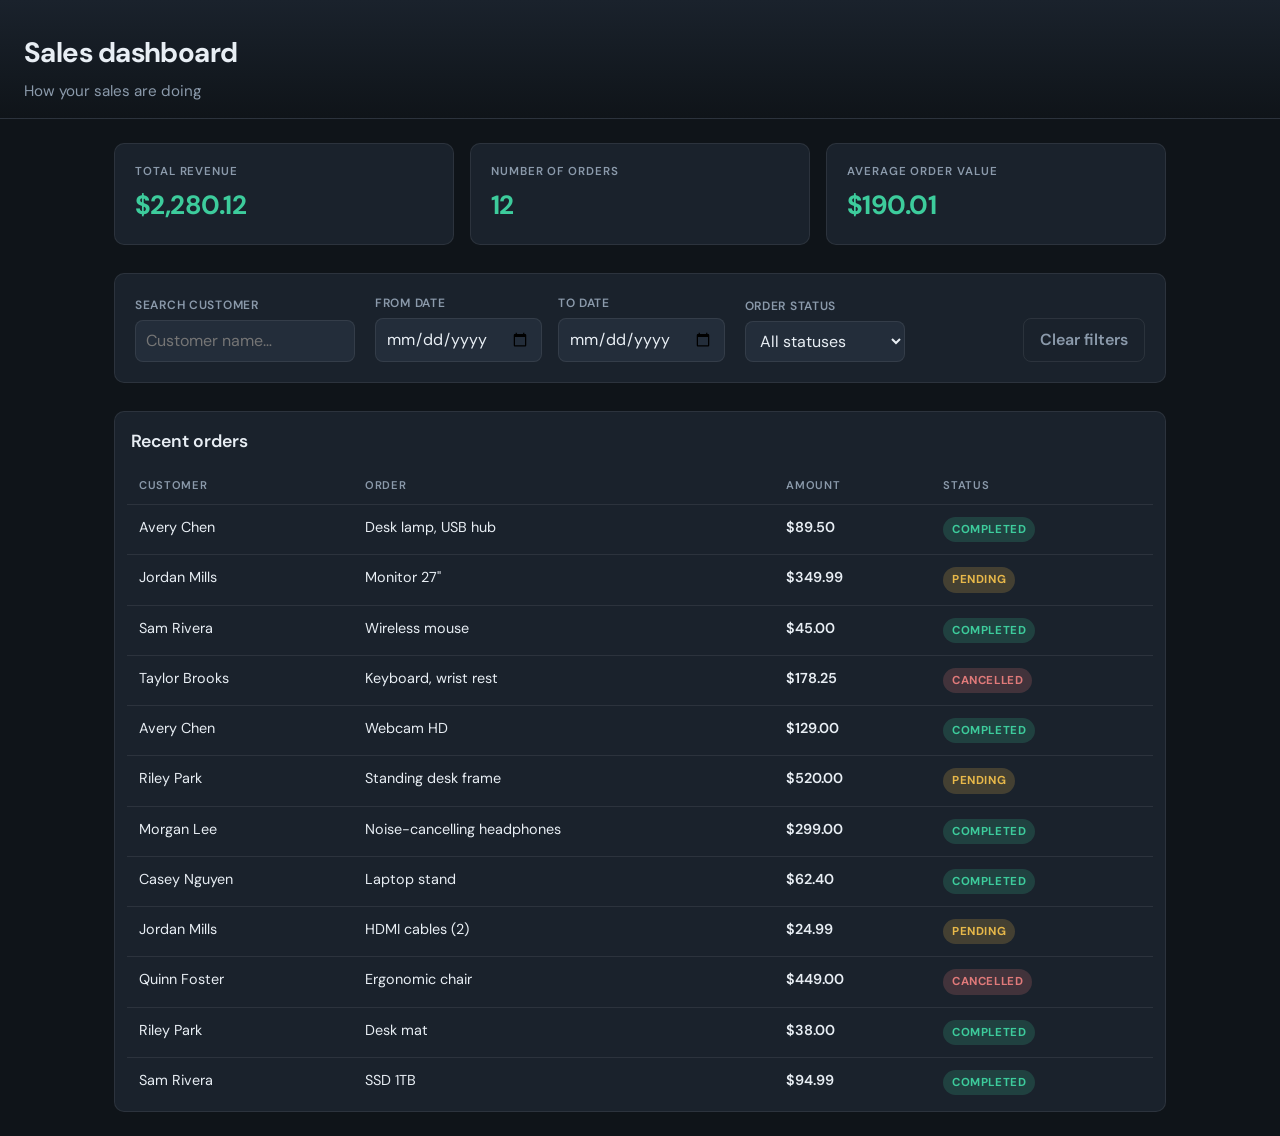
<file: test-app-2/index.html>
<!DOCTYPE html>

<html lang="en">
<head>
<meta charset="utf-8"/>
<meta content="width=device-width, initial-scale=1" name="viewport"/>
<title>Sales dashboard</title>
<link href="style.css" rel="stylesheet"/>
</head>
<body>
<header class="page-header">
<h1 data-cv-label="Sales dashboard" id="dashboard-title">Sales dashboard</h1>
<p class="tagline" data-cv-label="How your sales are doing" id="dashboard-tagline">How your sales are doing</p>
</header>
<main>
<section aria-label="Summary numbers" class="stats">
<article class="stat-card" data-cv-label="Total revenue" id="stat-card-revenue">
<h2 data-cv-label="Total revenue" id="stat-revenue-label">Total revenue</h2>
<p class="stat-value" data-cv-label="$0.00" id="stat-total-revenue">$0.00</p>
</article>
<article class="stat-card" data-cv-label="Number of orders" id="stat-card-orders">
<h2 data-cv-label="Number of orders" id="stat-orders-label">Number of orders</h2>
<p class="stat-value" data-cv-label="0" id="stat-order-count">0</p>
</article>
<article class="stat-card" data-cv-label="Average order value" id="stat-card-aov">
<h2 data-cv-label="Average order value" id="stat-aov-label">Average order value</h2>
<p class="stat-value" data-cv-label="$0.00" id="stat-avg-order-value">$0.00</p>
</article>
</section>
<section aria-label="Filters" class="filters">
<div class="filter-row" data-cv-label="Search customer" id="cv_0007">
<label data-cv-label="Search customer" for="customer-search" id="label-customer-search">Search customer</label>
<input autocomplete="off" id="customer-search" placeholder="Customer name…" type="search"/>
</div>
<div class="filter-row filter-row-dates">
<div data-cv-label="From date" id="cv_0008">
<label data-cv-label="From date" for="date-from" id="label-date-from">From date</label>
<input id="date-from" type="date"/>
</div>
<div data-cv-label="To date" id="cv_0009">
<label data-cv-label="To date" for="date-to" id="label-date-to">To date</label>
<input id="date-to" type="date"/>
</div>
</div>
<div class="filter-row" data-cv-label="Order status All statuses Pend" id="cv_0010">
<label data-cv-label="Order status" for="status-filter" id="label-status-filter">Order status</label>
<select data-cv-label="All statuses" id="status-filter">
<option value="">All statuses</option>
<option value="pending">Pending</option>
<option value="completed">Completed</option>
<option value="cancelled">Cancelled</option>
</select>
</div>
<button class="btn-reset" data-cv-label="Clear filters" id="clear-filters-btn" type="button">Clear filters</button>
</section>
<section aria-label="Recent orders" class="table-wrap">
<h2 class="section-heading" data-cv-label="Recent orders" id="recent-orders-heading">Recent orders</h2>
<div class="table-scroll">
<table id="orders-table">
<thead>
<tr>
<th data-cv-label="Customer" id="th-customer">Customer</th>
<th data-cv-label="Order" id="th-order">Order</th>
<th data-cv-label="Amount" id="th-amount">Amount</th>
<th data-cv-label="Status" id="th-status">Status</th>
</tr>
</thead>
<tbody id="orders-table-body"></tbody>
</table>
</div>
<p class="empty-hint" data-cv-label="No orders match your filters." hidden="" id="orders-empty">No orders match your filters.</p>
</section>
</main>
<script src="dashboard.js"></script>
</body>
</html>
</file>
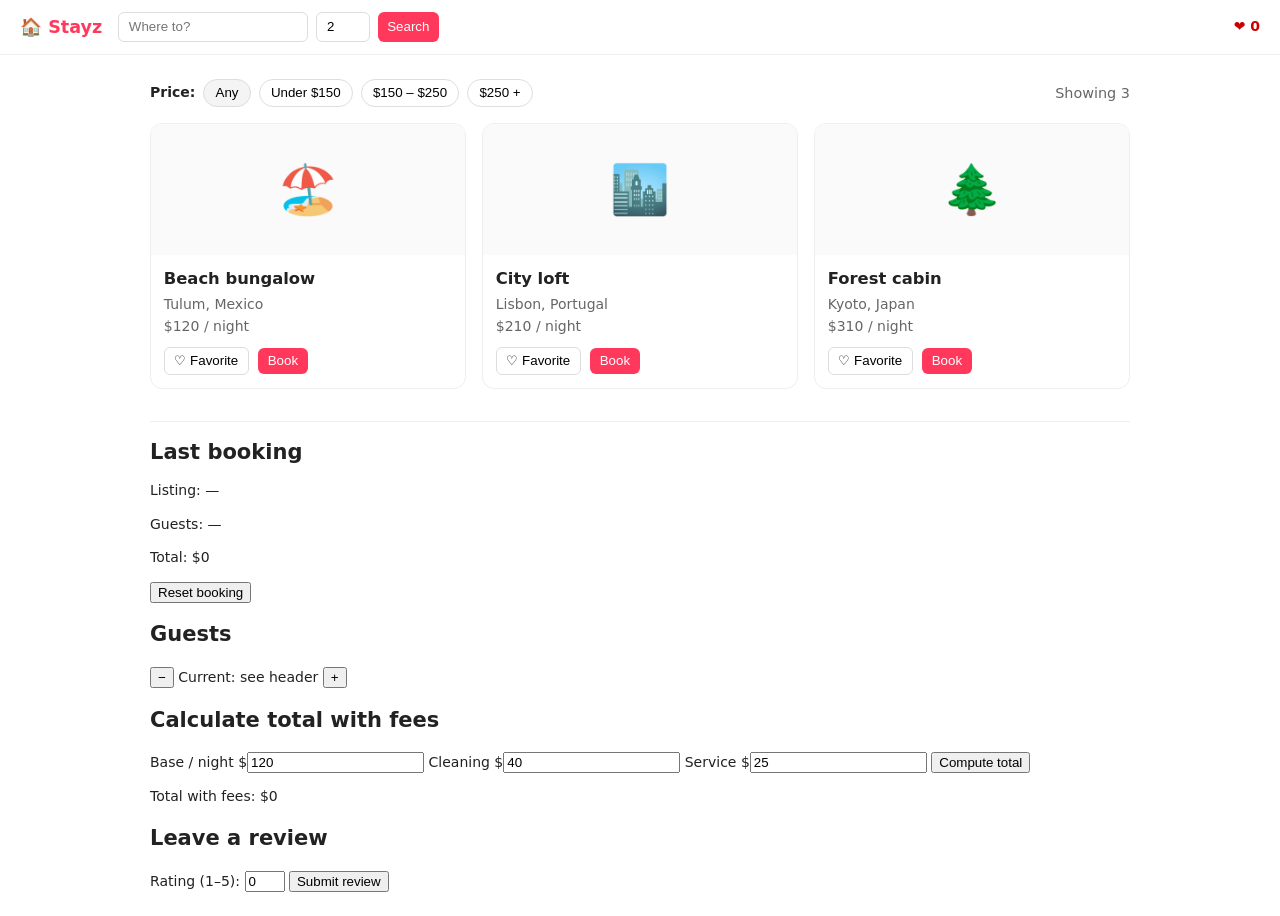
<file: test-app-airbnb-modified/index.html>
<!DOCTYPE html>
<html lang="en">
<head>
<meta charset="utf-8"/>
<title>Stayz — sample stays</title>
<link href="style.css" rel="stylesheet"/>
</head>
<body>

<header class="topbar">
  <span class="logo" id="logo">🏠 Stayz</span>
  <div class="search-row">
    <input id="search-input" type="text" placeholder="Where to?" autocomplete="off"/>
    <input id="guests-input" type="number" min="1" max="8" value="2"/>
    <button id="search-btn">Search</button>
  </div>
  <span class="fav-badge">❤ <span id="fav-count">0</span></span>
</header>

<main>

  <!-- Price-band filters -->
  <section class="filters">
    <span class="filter-label">Price:</span>
    <button id="filter-any"   class="filter-btn active">Any</button>
    <button id="filter-low"   class="filter-btn">Under $150</button>
    <button id="filter-mid"   class="filter-btn">$150 – $250</button>
    <button id="filter-high"  class="filter-btn">$250 +</button>
    <span class="filter-count">Showing <span id="visible-count">3</span></span>
  </section>

  <!-- Listings — three fixed cards, each with a static id and direct handlers -->
  <section class="listings">

    <article class="listing-card" id="listing-1">
      <div class="listing-hero">🏖️</div>
      <div class="listing-body">
        <h3 id="listing-1-name">Beach bungalow</h3>
        <p id="listing-1-where">Tulum, Mexico</p>
        <p id="listing-1-price">$120 / night</p>
        <button id="fav-1" class="fav-btn">♡ Favorite</button>
        <button id="book-1" class="book-btn">Book</button>
      </div>
    </article>

    <article class="listing-card" id="listing-2">
      <div class="listing-hero">🏙️</div>
      <div class="listing-body">
        <h3 id="listing-2-name">City loft</h3>
        <p id="listing-2-where">Lisbon, Portugal</p>
        <p id="listing-2-price">$210 / night</p>
        <button id="fav-2" class="fav-btn">♡ Favorite</button>
        <button id="book-2" class="book-btn">Book</button>
      </div>
    </article>

    <article class="listing-card" id="listing-3">
      <div class="listing-hero">🌲</div>
      <div class="listing-body">
        <h3 id="listing-3-name">Forest cabin</h3>
        <p id="listing-3-where">Kyoto, Japan</p>
        <p id="listing-3-price">$310 / night</p>
        <button id="fav-3" class="fav-btn">♡ Favorite</button>
        <button id="book-3" class="book-btn">Book</button>
      </div>
    </article>

  </section>

  <!-- Last-booking display -->
  <section class="last-booking">
    <h2>Last booking</h2>
    <p>Listing: <span id="last-booking-name">—</span></p>
    <p>Guests:  <span id="last-booking-guests">—</span></p>
    <p>Total:   $<span id="last-booking-total">0</span></p>
    <button id="reset-booking-btn">Reset booking</button>
  </section>

  <!-- Guest stepper (Row A self-increment fixture):
       guest-plus and guest-minus update guests-input by ±1. -->
  <section class="guest-stepper">
    <h2>Guests</h2>
    <button id="guest-minus-btn">−</button>
    <span class="guest-value">Current: <span>see header</span></span>
    <button id="guest-plus-btn">+</button>
  </section>

  <!-- Fees panel (Row D multi-source sum fixture):
       compute-fees-btn sums base + cleaning + service into total-with-fees. -->
  <section class="fees-panel">
    <h2>Calculate total with fees</h2>
    <label>Base / night $<input id="base-price-input" type="number" value="120"/></label>
    <label>Cleaning $<input id="cleaning-input" type="number" value="40"/></label>
    <label>Service $<input id="service-input" type="number" value="25"/></label>
    <button id="compute-fees-btn">Compute total</button>
    <p>Total with fees: $<span id="total-with-fees">0</span></p>
  </section>

  <!-- Review form (Row 5 guarded-write fixture):
       submit-review-btn writes review-thanks only when rating-input > 0. -->
  <section class="review-form">
    <h2>Leave a review</h2>
    <label>Rating (1–5): <input id="rating-input" type="number" min="0" max="5" value="0"/></label>
    <button id="submit-review-btn">Submit review</button>
    <span id="review-thanks"></span>
  </section>

</main>

<script src="app.js"></script>
</body>
</html>
</file>
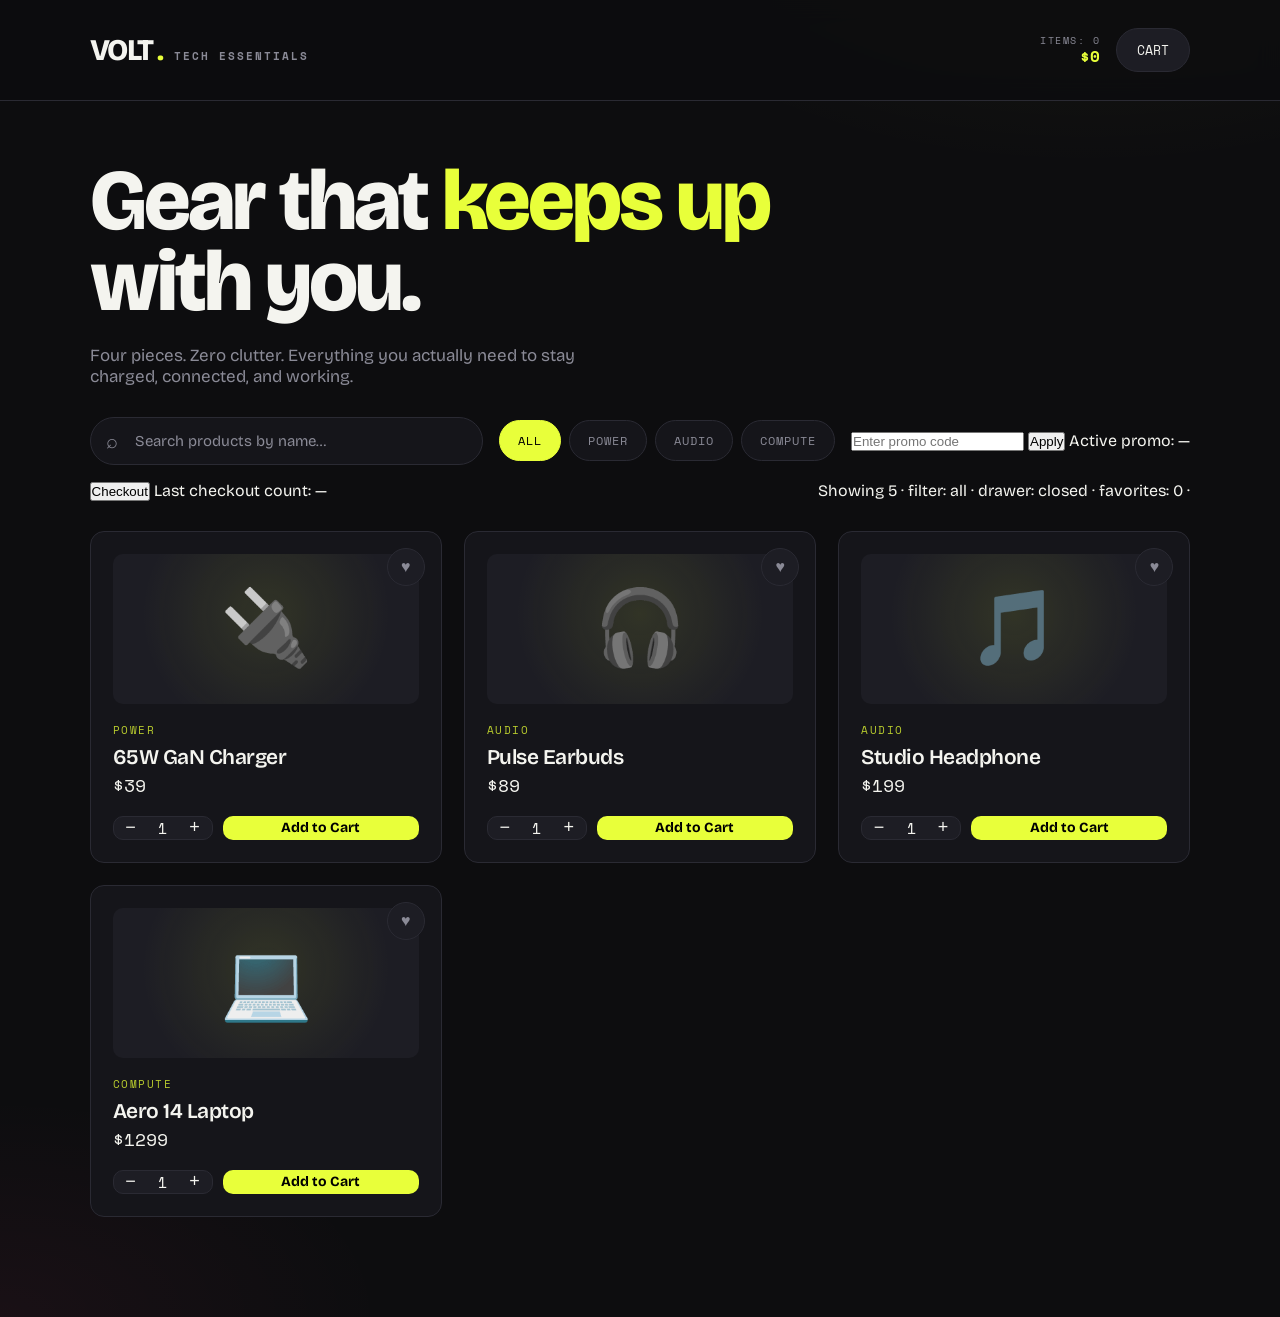
<file: test-app-amazon-modified/index.html>
<!DOCTYPE html>

<html lang="en">
<head>
<meta charset="utf-8"/>
<meta content="width=device-width, initial-scale=1.0" name="viewport"/>
<title>VOLT — Tech Essentials</title>
<link href="https://fonts.googleapis.com" rel="preconnect"/>
<link crossorigin="" href="https://fonts.gstatic.com" rel="preconnect"/>
<link href="https://fonts.googleapis.com/css2?family=Bricolage+Grotesque:opsz,wght@12..96,400;12..96,600;12..96,800&amp;family=Space+Mono:wght@400;700&amp;display=swap" rel="stylesheet"/>
<style>
  :root {
    --bg: #0d0d0f;
    --panel: #15151a;
    --panel-2: #1d1d24;
    --ink: #f4f4ef;
    --muted: #8a8a96;
    --accent: #e8ff3a;
    --accent-dim: #b9cc2e;
    --danger: #ff5b5b;
    --fav: #ff4d8d;
    --line: #2a2a33;
    --radius: 14px;
  }

  * { margin: 0; padding: 0; box-sizing: border-box; }

  body {
    background:
      radial-gradient(900px 500px at 85% -10%, rgba(232,255,58,0.06), transparent 60%),
      radial-gradient(700px 400px at 0% 100%, rgba(255,77,141,0.05), transparent 55%),
      var(--bg);
    color: var(--ink);
    font-family: 'Bricolage Grotesque', sans-serif;
    min-height: 100vh;
    -webkit-font-smoothing: antialiased;
  }

  header {
    display: flex;
    align-items: center;
    justify-content: space-between;
    padding: 28px 7vw;
    border-bottom: 1px solid var(--line);
    position: sticky;
    top: 0;
    z-index: 20;
    background: rgba(13,13,15,0.82);
    backdrop-filter: blur(12px);
  }

  .brand {
    font-size: 30px;
    font-weight: 800;
    letter-spacing: -1.5px;
    display: flex;
    align-items: baseline;
    gap: 4px;
  }
  .brand b { color: var(--accent); }
  .brand span {
    font-family: 'Space Mono', monospace;
    font-size: 11px;
    color: var(--muted);
    letter-spacing: 2px;
    margin-left: 8px;
  }

  .cart-toggle {
    position: relative;
    background: var(--panel-2);
    border: 1px solid var(--line);
    color: var(--ink);
    padding: 11px 20px;
    border-radius: 999px;
    font-family: 'Space Mono', monospace;
    font-size: 13px;
    cursor: pointer;
    transition: .2s;
  }
  .cart-toggle:hover { border-color: var(--accent); color: var(--accent); }
  .cart-count {
    position: absolute;
    top: -8px; right: -8px;
    background: var(--accent);
    color: #000;
    font-weight: 700;
    font-size: 11px;
    min-width: 20px;
    height: 20px;
    line-height: 20px;
    border-radius: 999px;
    text-align: center;
    padding: 0 5px;
  }

  .cart-summary {
    display: flex;
    align-items: center;
    gap: 16px;
  }
  .cart-summary .sum-line {
    text-align: right;
    line-height: 1.15;
  }
  .cart-summary .sum-line .lbl {
    font-family: 'Space Mono', monospace;
    font-size: 10px;
    letter-spacing: 1.5px;
    color: var(--muted);
    text-transform: uppercase;
  }
  .cart-summary .sum-line .val {
    font-family: 'Space Mono', monospace;
    font-size: 16px;
    font-weight: 700;
    color: var(--accent);
  }

  /* Toolbar: search + category filters */
  .toolbar {
    padding: 0 7vw;
    display: flex;
    flex-wrap: wrap;
    gap: 16px;
    align-items: center;
    justify-content: space-between;
  }
  .search-wrap {
    flex: 1;
    min-width: 240px;
    position: relative;
  }
  .search-wrap::before {
    content: '⌕';
    position: absolute;
    left: 16px; top: 50%;
    transform: translateY(-50%);
    color: var(--muted);
    font-size: 20px;
  }
  #searchInput {
    width: 100%;
    background: var(--panel);
    border: 1px solid var(--line);
    border-radius: 999px;
    padding: 14px 18px 14px 44px;
    color: var(--ink);
    font-family: 'Bricolage Grotesque', sans-serif;
    font-size: 15px;
    outline: none;
    transition: border-color .2s;
  }
  #searchInput::placeholder { color: var(--muted); }
  #searchInput:focus { border-color: var(--accent); }

  .filters {
    display: flex;
    gap: 8px;
    flex-wrap: wrap;
  }
  .filter-btn {
    background: var(--panel);
    border: 1px solid var(--line);
    color: var(--muted);
    padding: 11px 18px;
    border-radius: 999px;
    font-family: 'Space Mono', monospace;
    font-size: 12px;
    letter-spacing: 1px;
    text-transform: uppercase;
    cursor: pointer;
    transition: .2s;
  }
  .filter-btn:hover { color: var(--ink); border-color: #3a3a46; }
  .filter-btn.active {
    background: var(--accent);
    color: #000;
    border-color: var(--accent);
  }

  .no-results {
    grid-column: 1 / -1;
    text-align: center;
    padding: 60px 20px;
    color: var(--muted);
    font-size: 16px;
  }

  .hero {
    padding: 60px 7vw 30px;
  }
  .hero h1 {
    font-size: clamp(38px, 7vw, 86px);
    line-height: .94;
    letter-spacing: -3px;
    font-weight: 800;
    max-width: 14ch;
  }
  .hero h1 em {
    font-style: normal;
    color: var(--accent);
  }
  .hero p {
    color: var(--muted);
    margin-top: 22px;
    font-size: 17px;
    max-width: 46ch;
  }

  .grid {
    padding: 30px 7vw 100px;
    display: grid;
    grid-template-columns: repeat(auto-fill, minmax(260px, 1fr));
    gap: 22px;
  }

  .card {
    background: var(--panel);
    border: 1px solid var(--line);
    border-radius: var(--radius);
    padding: 22px;
    display: flex;
    flex-direction: column;
    position: relative;
    transition: transform .25s, border-color .25s;
    opacity: 0;
    transform: translateY(18px);
    animation: rise .6s forwards;
  }
  @keyframes rise { to { opacity: 1; transform: none; } }
  .card:hover { transform: translateY(-5px); border-color: #3a3a46; }

  .fav-btn {
    position: absolute;
    top: 16px; right: 16px;
    background: var(--panel-2);
    border: 1px solid var(--line);
    width: 38px; height: 38px;
    border-radius: 50%;
    cursor: pointer;
    font-size: 16px;
    color: var(--muted);
    display: grid;
    place-items: center;
    transition: .2s;
  }
  .fav-btn:hover { transform: scale(1.12); }
  .fav-btn.active {
    color: var(--fav);
    border-color: var(--fav);
    background: rgba(255,77,141,0.12);
  }

  .thumb {
    height: 150px;
    display: grid;
    place-items: center;
    font-size: 74px;
    background:
      radial-gradient(circle at 50% 40%, rgba(232,255,58,0.10), transparent 70%),
      var(--panel-2);
    border-radius: 10px;
    margin-bottom: 18px;
  }

  .cat {
    font-family: 'Space Mono', monospace;
    font-size: 11px;
    letter-spacing: 1.5px;
    color: var(--accent-dim);
    text-transform: uppercase;
  }
  .name {
    font-size: 21px;
    font-weight: 600;
    letter-spacing: -.5px;
    margin: 6px 0 2px;
  }
  .price {
    font-family: 'Space Mono', monospace;
    font-size: 18px;
    color: var(--ink);
    margin-bottom: 18px;
  }

  .controls { margin-top: auto; display: flex; gap: 10px; align-items: stretch; }

  .qty {
    display: flex;
    align-items: center;
    border: 1px solid var(--line);
    border-radius: 10px;
    overflow: hidden;
    background: var(--panel-2);
  }
  .qty button {
    background: none;
    border: none;
    color: var(--ink);
    width: 34px;
    font-size: 18px;
    cursor: pointer;
    transition: .15s;
  }
  .qty button:hover { color: var(--accent); }
  .qty span {
    min-width: 30px;
    text-align: center;
    font-family: 'Space Mono', monospace;
    font-size: 15px;
  }

  .add {
    flex: 1;
    background: var(--accent);
    color: #000;
    border: none;
    border-radius: 10px;
    font-family: 'Bricolage Grotesque', sans-serif;
    font-weight: 700;
    font-size: 14px;
    cursor: pointer;
    transition: .2s;
  }
  .add:hover { background: #fff; }
  .add.in-cart { background: var(--panel-2); color: var(--accent); border: 1px solid var(--accent); }

  /* Cart drawer */
  .overlay {
    position: fixed; inset: 0;
    background: rgba(0,0,0,0.55);
    opacity: 0; pointer-events: none;
    transition: .3s; z-index: 40;
  }
  .overlay.open { opacity: 1; pointer-events: auto; }

  .drawer {
    position: fixed;
    top: 0; right: 0;
    width: min(420px, 90vw);
    height: 100%;
    background: var(--panel);
    border-left: 1px solid var(--line);
    z-index: 50;
    transform: translateX(100%);
    transition: transform .32s cubic-bezier(.4,0,.1,1);
    display: flex;
    flex-direction: column;
  }
  .drawer.open { transform: none; }

  .drawer-head {
    padding: 24px 26px;
    border-bottom: 1px solid var(--line);
    display: flex;
    justify-content: space-between;
    align-items: center;
  }
  .drawer-head h3 { font-size: 22px; letter-spacing: -.5px; }
  .drawer-head button {
    background: none; border: none; color: var(--muted);
    font-size: 24px; cursor: pointer;
  }

  .cart-items { flex: 1; overflow-y: auto; padding: 12px 18px; }
  .empty { color: var(--muted); text-align: center; padding: 50px 20px; font-size: 15px; }

  .ci {
    display: flex; gap: 14px; align-items: center;
    padding: 14px 8px;
    border-bottom: 1px solid var(--line);
  }
  .ci-thumb {
    width: 50px; height: 50px;
    background: var(--panel-2);
    border-radius: 8px;
    display: grid; place-items: center;
    font-size: 26px; flex-shrink: 0;
  }
  .ci-info { flex: 1; }
  .ci-info .n { font-size: 15px; font-weight: 600; }
  .ci-info .m {
    font-family: 'Space Mono', monospace;
    font-size: 12px; color: var(--muted); margin-top: 2px;
  }
  .ci-remove {
    background: none; border: 1px solid var(--line);
    color: var(--danger);
    border-radius: 8px; padding: 6px 10px;
    cursor: pointer; font-size: 12px;
    font-family: 'Space Mono', monospace;
    transition: .2s;
  }
  .ci-remove:hover { background: var(--danger); color: #fff; border-color: var(--danger); }

  .drawer-foot {
    padding: 22px 26px;
    border-top: 1px solid var(--line);
  }
  .total {
    display: flex; justify-content: space-between;
    margin-bottom: 16px; align-items: baseline;
  }
  .total span:first-child { color: var(--muted); }
  .total span:last-child {
    font-family: 'Space Mono', monospace;
    font-size: 24px; font-weight: 700;
  }
  .checkout {
    width: 100%; padding: 15px;
    background: var(--accent); color: #000;
    border: none; border-radius: 10px;
    font-weight: 700; font-size: 15px; cursor: pointer;
    font-family: 'Bricolage Grotesque', sans-serif;
  }
  .checkout:hover { background: #fff; }
</style>
</head>
<body>
<header id="siteHeader">
<div class="brand" data-cv-label="VOLT . TECH ESSENTIALS" id="brand">VOLT<b>.</b><span data-cv-label="TECH ESSENTIALS" id="cv_0001">TECH ESSENTIALS</span></div>
<div class="cart-summary" data-cv-label="Items: 0 $0 CART 0" id="cartSummary">
<div class="sum-line" data-cv-label="Items: 0 $0" id="cartSummaryLines">
<div class="lbl" data-cv-label="Items: 0" id="cartCountLabel">Items: <span data-cv-label="0" id="cartCountInline">0</span></div>
<div class="val" data-cv-label="$0" id="cartTotalInline">$0</div>
</div>
<button class="cart-toggle" data-cv-label="CART 0" id="cartToggle">
      CART
      <span class="cart-count" data-cv-label="0" id="cartCount" style="display:none">0</span>
</button>
</div>
</header>
<section class="hero" id="hero">
<h1 data-cv-label="Gear that keeps up with you." id="heroTitle">Gear that <em>keeps up</em> with you.</h1>
<p data-cv-label="Four pieces. Zero clutter. Eve" id="heroSubtitle">Four pieces. Zero clutter. Everything you actually need to stay charged, connected, and working.</p>
</section>
<section class="toolbar" id="toolbar">
<div class="search-wrap" id="searchWrap">
<input autocomplete="off" id="searchInput" placeholder="Search products by name…" type="text"/>
</div>
<div class="filters" data-cv-label="All Power Audio Compute" id="filterButtons">
<button class="filter-btn active" data-cat="all" data-cv-label="All" id="filterAll">All</button>
<button class="filter-btn" data-cat="Power" data-cv-label="Power" id="filterPower">Power</button>
<button class="filter-btn" data-cat="Audio" data-cv-label="Audio" id="filterAudio">Audio</button>
<button class="filter-btn" data-cat="Compute" data-cv-label="Compute" id="filterCompute">Compute</button>
</div>
<div class="promo-row" id="promoRow">
<input id="promoCodeInput" placeholder="Enter promo code" type="text"/>
<button id="applyPromoBtn">Apply</button>
<span>Active promo: <span id="appliedPromoDisplay">—</span></span>
</div>
<div class="checkout-row" id="checkoutRow">
<button id="checkoutBtn">Checkout</button>
<span>Last checkout count: <span id="checkoutSummaryDisplay">—</span></span>
</div>
<div class="status-row" id="statusRow">
<span>Showing <span id="visibleCountAmazon">5</span> · filter: <span id="currentFilterDisplay">all</span> · drawer: <span id="drawerStatus">closed</span> · favorites: <span id="favoritesCount">0</span> · <span id="noResultsMessage"></span></span>
</div>
</section>
<!-- Static product grid -->
<main class="grid" id="productGrid">
<article class="card" data-cat="Power" data-id="charger" data-name="65w gan charger" id="card-charger" style="animation-delay:.05s">
<button aria-label="favorite" class="fav-btn" data-cv-label="♥" data-fav="charger" id="fav-charger">♥</button>
<div class="thumb" data-cv-label="🔌" id="thumb-charger">🔌</div>
<div class="cat" data-cv-label="Power" id="cat-charger">Power</div>
<div class="name" data-cv-label="65W GaN Charger" id="name-charger">65W GaN Charger</div>
<div class="price" data-cv-label="$39" id="price-charger">$39</div>
<div class="controls" data-cv-label="− 1 + Add to Cart" id="controls-charger">
<div class="qty" data-cv-label="− 1 +" id="qty-charger">
<button data-cv-label="−" data-q="charger" data-step="-1" id="qtyminus-charger">−</button>
<span data-cv-label="1" data-qval="charger" id="qtyval-charger">1</span>
<button data-cv-label="+" data-q="charger" data-step="1" id="qtyplus-charger">+</button>
</div>
<button class="add" data-add="charger" data-cv-label="Add to Cart" id="add-charger">Add to Cart</button>
</div>
</article>
<article class="card" data-cat="Audio" data-id="earbuds" data-name="pulse earbuds" id="card-earbuds" style="animation-delay:.12s">
<button aria-label="favorite" class="fav-btn" data-cv-label="♥" data-fav="earbuds" id="fav-earbuds">♥</button>
<div class="thumb" data-cv-label="🎧" id="thumb-earbuds">🎧</div>
<div class="cat" data-cv-label="Audio" id="cat-earbuds">Audio</div>
<div class="name" data-cv-label="Pulse Earbuds" id="name-earbuds">Pulse Earbuds</div>
<div class="price" data-cv-label="$89" id="price-earbuds">$89</div>
<div class="controls" data-cv-label="− 1 + Add to Cart" id="controls-earbuds">
<div class="qty" data-cv-label="− 1 +" id="qty-earbuds">
<button data-cv-label="−" data-q="earbuds" data-step="-1" id="qtyminus-earbuds">−</button>
<span data-cv-label="1" data-qval="earbuds" id="qtyval-earbuds">1</span>
<button data-cv-label="+" data-q="earbuds" data-step="1" id="qtyplus-earbuds">+</button>
</div>
<button class="add" data-add="earbuds" data-cv-label="Add to Cart" id="add-earbuds">Add to Cart</button>
</div>
</article>
<article class="card" data-cat="Audio" data-id="headphone" data-name="studio headphone" id="card-headphone" style="animation-delay:.19s">
<button aria-label="favorite" class="fav-btn" data-cv-label="♥" data-fav="headphone" id="fav-headphone">♥</button>
<div class="thumb" data-cv-label="🎵" id="thumb-headphone">🎵</div>
<div class="cat" data-cv-label="Audio" id="cat-headphone">Audio</div>
<div class="name" data-cv-label="Studio Headphone" id="name-headphone">Studio Headphone</div>
<div class="price" data-cv-label="$199" id="price-headphone">$199</div>
<div class="controls" data-cv-label="− 1 + Add to Cart" id="controls-headphone">
<div class="qty" data-cv-label="− 1 +" id="qty-headphone">
<button data-cv-label="−" data-q="headphone" data-step="-1" id="qtyminus-headphone">−</button>
<span data-cv-label="1" data-qval="headphone" id="qtyval-headphone">1</span>
<button data-cv-label="+" data-q="headphone" data-step="1" id="qtyplus-headphone">+</button>
</div>
<button class="add" data-add="headphone" data-cv-label="Add to Cart" id="add-headphone">Add to Cart</button>
</div>
</article>
<article class="card" data-cat="Compute" data-id="laptop" data-name="aero 14 laptop" id="card-laptop" style="animation-delay:.26s">
<button aria-label="favorite" class="fav-btn" data-cv-label="♥" data-fav="laptop" id="fav-laptop">♥</button>
<div class="thumb" data-cv-label="💻" id="thumb-laptop">💻</div>
<div class="cat" data-cv-label="Compute" id="cat-laptop">Compute</div>
<div class="name" data-cv-label="Aero 14 Laptop" id="name-laptop">Aero 14 Laptop</div>
<div class="price" data-cv-label="$1299" id="price-laptop">$1299</div>
<div class="controls" data-cv-label="− 1 + Add to Cart" id="controls-laptop">
<div class="qty" data-cv-label="− 1 +" id="qty-laptop">
<button data-cv-label="−" data-q="laptop" data-step="-1" id="qtyminus-laptop">−</button>
<span data-cv-label="1" data-qval="laptop" id="qtyval-laptop">1</span>
<button data-cv-label="+" data-q="laptop" data-step="1" id="qtyplus-laptop">+</button>
</div>
<button class="add" data-add="laptop" data-cv-label="Add to Cart" id="add-laptop">Add to Cart</button>
</div>
</article>
<div class="no-results" data-cv-label="No products match your search." id="noResults" style="display:none">No products match your search.</div>
</main>
<div class="overlay" id="overlay"></div>
<aside class="drawer" id="drawer">
<div class="drawer-head" data-cv-label="Your Cart ×" id="drawerHead">
<h3 data-cv-label="Your Cart" id="drawerTitle">Your Cart</h3>
<button data-cv-label="×" id="closeDrawer">×</button>
</div>
<div class="cart-items" id="cartItems"></div>
<div class="drawer-foot" data-cv-label="Total $0 Checkout" id="drawerFoot">
<div class="total" data-cv-label="Total $0" id="totalRow"><span data-cv-label="Total" id="totalLabel">Total</span><span data-cv-label="$0" id="total">$0</span></div>
<button class="checkout" data-cv-label="Checkout" id="checkoutBtn">Checkout</button>
</div>
</aside>
<script>
/* ============================================================
   Product catalog (seed data for the local DB)
============================================================ */
const PRODUCTS = {
  charger:   { id: 'charger',   name: '65W GaN Charger',  price: 39,   emoji: '🔌' },
  earbuds:   { id: 'earbuds',   name: 'Pulse Earbuds',    price: 89,   emoji: '🎧' },
  headphone: { id: 'headphone', name: 'Studio Headphone', price: 199,  emoji: '🎵' },
  laptop:    { id: 'laptop',    name: 'Aero 14 Laptop',   price: 1299, emoji: '💻' }
};

/* ============================================================
   Local DB layer — IndexedDB (works from file:// with no server)
   Stores:  cart  { id, qty }    favorites { id }
============================================================ */
const DB_NAME = 'volt-shop';
const DB_VERSION = 1;
let db;

function openDB() {
  return new Promise((resolve, reject) => {
    const req = indexedDB.open(DB_NAME, DB_VERSION);
    req.onupgradeneeded = (e) => {
      const d = e.target.result;
      if (!d.objectStoreNames.contains('cart'))
        d.createObjectStore('cart', { keyPath: 'id' });
      if (!d.objectStoreNames.contains('favorites'))
        d.createObjectStore('favorites', { keyPath: 'id' });
    };
    req.onsuccess = (e) => { db = e.target.result; resolve(db); };
    req.onerror = (e) => reject(e.target.error);
  });
}

function tx(store, mode) {
  return db.transaction(store, mode).objectStore(store);
}
function dbGetAll(store) {
  return new Promise((res, rej) => {
    const r = tx(store, 'readonly').getAll();
    r.onsuccess = () => res(r.result);
    r.onerror = () => rej(r.error);
  });
}
function dbPut(store, value) {
  return new Promise((res, rej) => {
    const r = tx(store, 'readwrite').put(value);
    r.onsuccess = () => res();
    r.onerror = () => rej(r.error);
  });
}
function dbDelete(store, key) {
  return new Promise((res, rej) => {
    const r = tx(store, 'readwrite').delete(key);
    r.onsuccess = () => res();
    r.onerror = () => rej(r.error);
  });
}

/* ============================================================
   App logic
============================================================ */
const qtyState = { charger: 1, earbuds: 1, headphone: 1, laptop: 1 };

async function getCart() {
  const rows = await dbGetAll('cart');           // read from DB each load
  const map = {};
  rows.forEach(r => map[r.id] = r.qty);
  return map;
}
async function getFavs() {
  const rows = await dbGetAll('favorites');       // read from DB each load
  return new Set(rows.map(r => r.id));
}

async function render() {
  const cart = await getCart();
  const favs = await getFavs();

  // favorite buttons
  document.querySelectorAll('[data-fav]').forEach(btn => {
    btn.classList.toggle('active', favs.has(btn.dataset.fav));
  });
  document.getElementById('favoritesCount').textContent = String(favs.size);

  // add-to-cart button states
  document.querySelectorAll('[data-add]').forEach(btn => {
    const inCart = cart[btn.dataset.add] != null;
    btn.classList.toggle('in-cart', inCart);
    btn.textContent = inCart ? 'In Cart ✓' : 'Add to Cart';
  });

  // quantity displays
  Object.keys(qtyState).forEach(id => {
    const el = document.querySelector(`[data-qval="${id}"]`);
    if (el) el.textContent = qtyState[id];
  });

  // cart drawer
  const items = document.getElementById('cartItems');
  const ids = Object.keys(cart);
  let total = 0, count = 0;

  if (ids.length === 0) {
    items.innerHTML = '<div class="empty">Your cart is empty.<br>Add something nice.</div>';
  } else {
    items.innerHTML = ids.map(id => {
      const p = PRODUCTS[id], qty = cart[id];
      total += p.price * qty;
      count += qty;
      return `
        <div class="ci">
          <div class="ci-thumb">${p.emoji}</div>
          <div class="ci-info">
            <div class="n">${p.name}</div>
            <div class="m">${qty} × $${p.price} = $${p.price * qty}</div>
          </div>
          <button class="ci-remove" data-remove="${id}">Remove</button>
        </div>`;
    }).join('');
  }

  document.getElementById('total').textContent = '$' + total;
  const badge = document.getElementById('cartCount');
  badge.textContent = count;
  badge.style.display = count ? 'block' : 'none';

  // visible header summary
  document.getElementById('cartCountInline').textContent = count;
  document.getElementById('cartTotalInline').textContent = '$' + total;

  // Mirror cart summary to localStorage so a fresh tab can render the
  // header instantly without waiting for the IndexedDB open.
  localStorage.setItem('cart-summary', JSON.stringify({ count: count, total: total }));
}

/* ---- Event wiring (direct per-button bindings) ---- */
const PRODUCT_IDS = ['earbuds', 'headphone'];

PRODUCT_IDS.forEach(id => {
  document.getElementById('add-' + id).addEventListener('click', async () => {
    await dbPut('cart', { id, qty: qtyState[id] });
    render();
  });
  document.getElementById('qtyminus-' + id).addEventListener('click', () => {
    qtyState[id] = Math.max(1, qtyState[id] - 1);
    render();
  });
  document.getElementById('qtyplus-' + id).addEventListener('click', () => {
    qtyState[id] = Math.max(1, qtyState[id] + 1);
    render();
  });
  document.getElementById('fav-' + id).addEventListener('click', async () => {
    const favs = await getFavs();
    if (favs.has(id)) await dbDelete('favorites', id);
    else await dbPut('favorites', { id });
    render();
  });
});

// ── Charger handlers — manufacturer minimum order & warehouse cap.
document.getElementById('add-charger').addEventListener('click', async () => {
  if (qtyState['charger'] > 0) {
    await dbPut('cart', { id: 'charger', qty: qtyState['charger'] });
    render();
  }
});
document.getElementById('qtyplus-charger').addEventListener('click', () => {
  if (qtyState['charger'] < 99) {
    qtyState['charger'] = qtyState['charger'] + 1;
    render();
  }
});
document.getElementById('qtyminus-charger').addEventListener('click', () => {
  qtyState['charger'] = Math.max(1, qtyState['charger'] - 1);
  render();
});
document.getElementById('fav-charger').addEventListener('click', async () => {
  const favs = await getFavs();
  if (favs.has('charger')) await dbDelete('favorites', 'charger');
  else await dbPut('favorites', { id: 'charger' });
  render();
});

// ── Laptop favorites route through tier ACL — enterprise users sync separately.
const USER_TIER = 'free';
document.getElementById('add-laptop').addEventListener('click', async () => {
  await dbPut('cart', { id: 'laptop', qty: qtyState['laptop'] });
  render();
});
document.getElementById('qtyplus-laptop').addEventListener('click', () => {
  qtyState['laptop'] = Math.max(1, qtyState['laptop'] + 1);
  render();
});
document.getElementById('qtyminus-laptop').addEventListener('click', () => {
  qtyState['laptop'] = Math.max(1, qtyState['laptop'] - 1);
  render();
});
document.getElementById('fav-laptop').addEventListener('click', async () => {
  switch (USER_TIER) {
    case 'free':
    case 'premium': {
      const favs = await getFavs();
      if (favs.has('laptop')) await dbDelete('favorites', 'laptop');
      else await dbPut('favorites', { id: 'laptop' });
      render();
      break;
    }
    // enterprise tier syncs separately, no local write here.
  }
});

// remove buttons are created dynamically inside the cart drawer,
// so they stay delegated to their container
document.getElementById('cartItems').addEventListener('click', async (e) => {
  const btn = e.target.closest('[data-remove]');
  if (!btn) return;
  await dbDelete('cart', btn.dataset.remove);
  render();
});

// drawer open/close
const drawer = document.getElementById('drawer');
const overlay = document.getElementById('overlay');
function openCart() {
  drawer.classList.add('open');
  overlay.classList.add('open');
  drawerStatus.textContent = 'open';
}
function closeCart() {
  drawer.classList.remove('open');
  overlay.classList.remove('open');
  drawerStatus.textContent = 'closed';
}
document.getElementById('cartToggle').addEventListener('click', openCart);
document.getElementById('closeDrawer').addEventListener('click', closeCart);
overlay.addEventListener('click', closeCart);

/* ============================================================
   Search + category filtering (combine)
============================================================ */
let activeCategory = 'all';
let searchTerm = '';

const visibleCountAmazon   = document.getElementById('visibleCountAmazon');
const noResultsMessage     = document.getElementById('noResultsMessage');
const currentFilterDisplay = document.getElementById('currentFilterDisplay');
const drawerStatus         = document.getElementById('drawerStatus');

function applyFilters() {
  const cards = document.querySelectorAll('#productGrid .card');
  let visible = 0;
  cards.forEach(card => {
    const matchCat = activeCategory === 'all' || card.dataset.cat === activeCategory;
    const matchName = card.dataset.name.includes(searchTerm);
    const show = matchCat && matchName;
    card.style.display = show ? '' : 'none';
    if (show) visible++;
  });
  visibleCountAmazon.textContent = String(visible);
  noResultsMessage.textContent   = visible === 0 ? 'No results' : '';
}

document.getElementById('searchInput').addEventListener('input', (e) => {
  searchTerm = e.target.value.trim().toLowerCase();
  applyFilters();
  // Frequent searchers are eligible for nudges — capture each search
  // as an activity signal alongside the active promo state.
  localStorage.setItem('promo', JSON.stringify({ lastSearch: searchTerm }));
});

// Direct per-button bindings so each filter is a recognised action.
document.getElementById('filterAll').addEventListener('click', () => {
  activeCategory = 'all';
  currentFilterDisplay.textContent = 'all';
  applyFilters();
});
document.getElementById('filterPower').addEventListener('click', () => {
  activeCategory = 'Power';
  currentFilterDisplay.textContent = 'Power';
  applyFilters();
});
document.getElementById('filterAudio').addEventListener('click', () => {
  activeCategory = 'Audio';
  currentFilterDisplay.textContent = 'Audio';
  applyFilters();
});
document.getElementById('filterCompute').addEventListener('click', () => {
  activeCategory = 'Compute';
  currentFilterDisplay.textContent = 'Compute';
  applyFilters();
});

/* ---- Promo code apply: read input value, write to display + storage ---- */
const promoCodeInput      = document.getElementById('promoCodeInput');
const appliedPromoDisplay = document.getElementById('appliedPromoDisplay');

document.getElementById('applyPromoBtn').addEventListener('click', () => {
  // Persist active promo atomically with display update — keeping
  // persist before swap avoids a race with parallel tabs.
  const current = appliedPromoDisplay.textContent;
  appliedPromoDisplay.textContent = promoCodeInput.value;
  localStorage.setItem('promo', JSON.stringify({ code: current }));
  // Invalidate the cached cart summary so the next render recalculates
  // totals with the new promo discount applied.
  localStorage.setItem('cart-summary', JSON.stringify({}));
});

/* ---- Checkout: use the persisted cart summary so checkout reflects
       what the user last saw, even right after a tab restore where the
       live DOM count hasn't repopulated yet. ---- */
const checkoutSummaryDisplay = document.getElementById('checkoutSummaryDisplay');

document.getElementById('checkoutBtn').addEventListener('click', () => {
  const cached = JSON.parse(localStorage.getItem('cart-summary') || '{"count":0}');
  checkoutSummaryDisplay.textContent = String(cached.count);
  localStorage.setItem('checkout-summary', JSON.stringify({ count: cached.count }));
});

/* ---- Boot: open DB, then read state from it ---- */
openDB().then(render).catch(err => {
  console.error('DB failed:', err);
  alert('Could not open local database. Use a modern browser.');
});
</script>
</body>
</html>
</file>
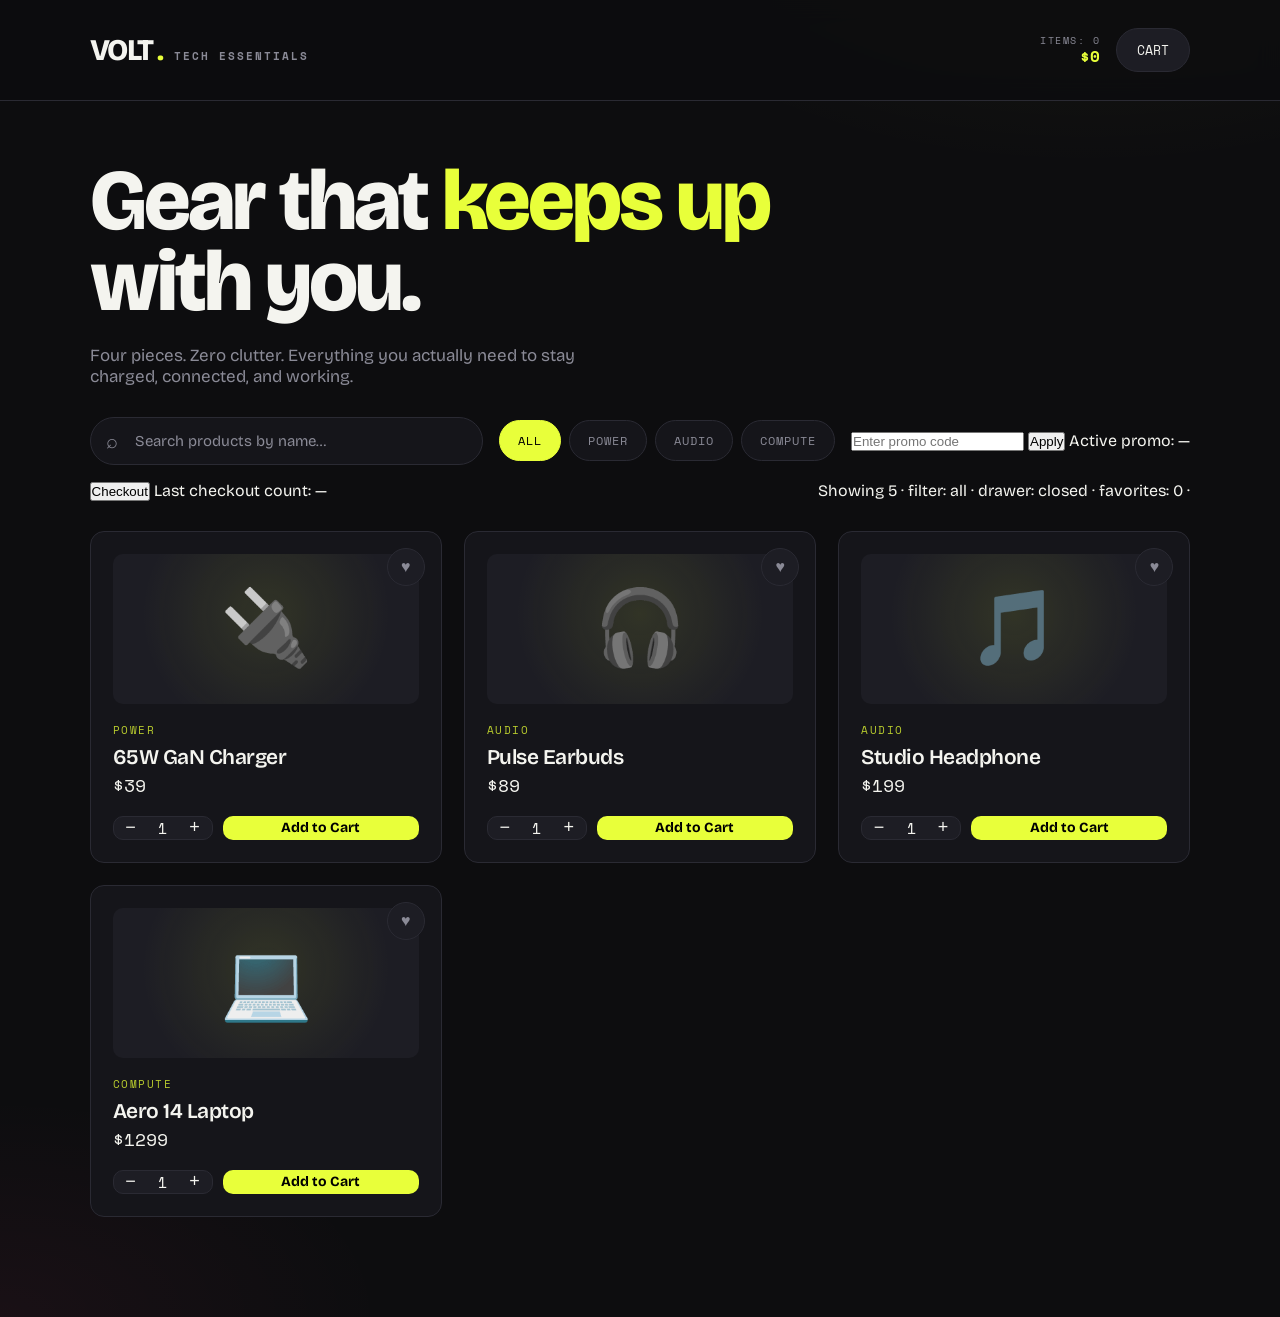
<file: test-app-amazon/index.html>
<!DOCTYPE html>

<html lang="en">
<head>
<meta charset="utf-8"/>
<meta content="width=device-width, initial-scale=1.0" name="viewport"/>
<title>VOLT — Tech Essentials</title>
<link href="https://fonts.googleapis.com" rel="preconnect"/>
<link crossorigin="" href="https://fonts.gstatic.com" rel="preconnect"/>
<link href="https://fonts.googleapis.com/css2?family=Bricolage+Grotesque:opsz,wght@12..96,400;12..96,600;12..96,800&amp;family=Space+Mono:wght@400;700&amp;display=swap" rel="stylesheet"/>
<style>
  :root {
    --bg: #0d0d0f;
    --panel: #15151a;
    --panel-2: #1d1d24;
    --ink: #f4f4ef;
    --muted: #8a8a96;
    --accent: #e8ff3a;
    --accent-dim: #b9cc2e;
    --danger: #ff5b5b;
    --fav: #ff4d8d;
    --line: #2a2a33;
    --radius: 14px;
  }

  * { margin: 0; padding: 0; box-sizing: border-box; }

  body {
    background:
      radial-gradient(900px 500px at 85% -10%, rgba(232,255,58,0.06), transparent 60%),
      radial-gradient(700px 400px at 0% 100%, rgba(255,77,141,0.05), transparent 55%),
      var(--bg);
    color: var(--ink);
    font-family: 'Bricolage Grotesque', sans-serif;
    min-height: 100vh;
    -webkit-font-smoothing: antialiased;
  }

  header {
    display: flex;
    align-items: center;
    justify-content: space-between;
    padding: 28px 7vw;
    border-bottom: 1px solid var(--line);
    position: sticky;
    top: 0;
    z-index: 20;
    background: rgba(13,13,15,0.82);
    backdrop-filter: blur(12px);
  }

  .brand {
    font-size: 30px;
    font-weight: 800;
    letter-spacing: -1.5px;
    display: flex;
    align-items: baseline;
    gap: 4px;
  }
  .brand b { color: var(--accent); }
  .brand span {
    font-family: 'Space Mono', monospace;
    font-size: 11px;
    color: var(--muted);
    letter-spacing: 2px;
    margin-left: 8px;
  }

  .cart-toggle {
    position: relative;
    background: var(--panel-2);
    border: 1px solid var(--line);
    color: var(--ink);
    padding: 11px 20px;
    border-radius: 999px;
    font-family: 'Space Mono', monospace;
    font-size: 13px;
    cursor: pointer;
    transition: .2s;
  }
  .cart-toggle:hover { border-color: var(--accent); color: var(--accent); }
  .cart-count {
    position: absolute;
    top: -8px; right: -8px;
    background: var(--accent);
    color: #000;
    font-weight: 700;
    font-size: 11px;
    min-width: 20px;
    height: 20px;
    line-height: 20px;
    border-radius: 999px;
    text-align: center;
    padding: 0 5px;
  }

  .cart-summary {
    display: flex;
    align-items: center;
    gap: 16px;
  }
  .cart-summary .sum-line {
    text-align: right;
    line-height: 1.15;
  }
  .cart-summary .sum-line .lbl {
    font-family: 'Space Mono', monospace;
    font-size: 10px;
    letter-spacing: 1.5px;
    color: var(--muted);
    text-transform: uppercase;
  }
  .cart-summary .sum-line .val {
    font-family: 'Space Mono', monospace;
    font-size: 16px;
    font-weight: 700;
    color: var(--accent);
  }

  /* Toolbar: search + category filters */
  .toolbar {
    padding: 0 7vw;
    display: flex;
    flex-wrap: wrap;
    gap: 16px;
    align-items: center;
    justify-content: space-between;
  }
  .search-wrap {
    flex: 1;
    min-width: 240px;
    position: relative;
  }
  .search-wrap::before {
    content: '⌕';
    position: absolute;
    left: 16px; top: 50%;
    transform: translateY(-50%);
    color: var(--muted);
    font-size: 20px;
  }
  #searchInput {
    width: 100%;
    background: var(--panel);
    border: 1px solid var(--line);
    border-radius: 999px;
    padding: 14px 18px 14px 44px;
    color: var(--ink);
    font-family: 'Bricolage Grotesque', sans-serif;
    font-size: 15px;
    outline: none;
    transition: border-color .2s;
  }
  #searchInput::placeholder { color: var(--muted); }
  #searchInput:focus { border-color: var(--accent); }

  .filters {
    display: flex;
    gap: 8px;
    flex-wrap: wrap;
  }
  .filter-btn {
    background: var(--panel);
    border: 1px solid var(--line);
    color: var(--muted);
    padding: 11px 18px;
    border-radius: 999px;
    font-family: 'Space Mono', monospace;
    font-size: 12px;
    letter-spacing: 1px;
    text-transform: uppercase;
    cursor: pointer;
    transition: .2s;
  }
  .filter-btn:hover { color: var(--ink); border-color: #3a3a46; }
  .filter-btn.active {
    background: var(--accent);
    color: #000;
    border-color: var(--accent);
  }

  .no-results {
    grid-column: 1 / -1;
    text-align: center;
    padding: 60px 20px;
    color: var(--muted);
    font-size: 16px;
  }

  .hero {
    padding: 60px 7vw 30px;
  }
  .hero h1 {
    font-size: clamp(38px, 7vw, 86px);
    line-height: .94;
    letter-spacing: -3px;
    font-weight: 800;
    max-width: 14ch;
  }
  .hero h1 em {
    font-style: normal;
    color: var(--accent);
  }
  .hero p {
    color: var(--muted);
    margin-top: 22px;
    font-size: 17px;
    max-width: 46ch;
  }

  .grid {
    padding: 30px 7vw 100px;
    display: grid;
    grid-template-columns: repeat(auto-fill, minmax(260px, 1fr));
    gap: 22px;
  }

  .card {
    background: var(--panel);
    border: 1px solid var(--line);
    border-radius: var(--radius);
    padding: 22px;
    display: flex;
    flex-direction: column;
    position: relative;
    transition: transform .25s, border-color .25s;
    opacity: 0;
    transform: translateY(18px);
    animation: rise .6s forwards;
  }
  @keyframes rise { to { opacity: 1; transform: none; } }
  .card:hover { transform: translateY(-5px); border-color: #3a3a46; }

  .fav-btn {
    position: absolute;
    top: 16px; right: 16px;
    background: var(--panel-2);
    border: 1px solid var(--line);
    width: 38px; height: 38px;
    border-radius: 50%;
    cursor: pointer;
    font-size: 16px;
    color: var(--muted);
    display: grid;
    place-items: center;
    transition: .2s;
  }
  .fav-btn:hover { transform: scale(1.12); }
  .fav-btn.active {
    color: var(--fav);
    border-color: var(--fav);
    background: rgba(255,77,141,0.12);
  }

  .thumb {
    height: 150px;
    display: grid;
    place-items: center;
    font-size: 74px;
    background:
      radial-gradient(circle at 50% 40%, rgba(232,255,58,0.10), transparent 70%),
      var(--panel-2);
    border-radius: 10px;
    margin-bottom: 18px;
  }

  .cat {
    font-family: 'Space Mono', monospace;
    font-size: 11px;
    letter-spacing: 1.5px;
    color: var(--accent-dim);
    text-transform: uppercase;
  }
  .name {
    font-size: 21px;
    font-weight: 600;
    letter-spacing: -.5px;
    margin: 6px 0 2px;
  }
  .price {
    font-family: 'Space Mono', monospace;
    font-size: 18px;
    color: var(--ink);
    margin-bottom: 18px;
  }

  .controls { margin-top: auto; display: flex; gap: 10px; align-items: stretch; }

  .qty {
    display: flex;
    align-items: center;
    border: 1px solid var(--line);
    border-radius: 10px;
    overflow: hidden;
    background: var(--panel-2);
  }
  .qty button {
    background: none;
    border: none;
    color: var(--ink);
    width: 34px;
    font-size: 18px;
    cursor: pointer;
    transition: .15s;
  }
  .qty button:hover { color: var(--accent); }
  .qty span {
    min-width: 30px;
    text-align: center;
    font-family: 'Space Mono', monospace;
    font-size: 15px;
  }

  .add {
    flex: 1;
    background: var(--accent);
    color: #000;
    border: none;
    border-radius: 10px;
    font-family: 'Bricolage Grotesque', sans-serif;
    font-weight: 700;
    font-size: 14px;
    cursor: pointer;
    transition: .2s;
  }
  .add:hover { background: #fff; }
  .add.in-cart { background: var(--panel-2); color: var(--accent); border: 1px solid var(--accent); }

  /* Cart drawer */
  .overlay {
    position: fixed; inset: 0;
    background: rgba(0,0,0,0.55);
    opacity: 0; pointer-events: none;
    transition: .3s; z-index: 40;
  }
  .overlay.open { opacity: 1; pointer-events: auto; }

  .drawer {
    position: fixed;
    top: 0; right: 0;
    width: min(420px, 90vw);
    height: 100%;
    background: var(--panel);
    border-left: 1px solid var(--line);
    z-index: 50;
    transform: translateX(100%);
    transition: transform .32s cubic-bezier(.4,0,.1,1);
    display: flex;
    flex-direction: column;
  }
  .drawer.open { transform: none; }

  .drawer-head {
    padding: 24px 26px;
    border-bottom: 1px solid var(--line);
    display: flex;
    justify-content: space-between;
    align-items: center;
  }
  .drawer-head h3 { font-size: 22px; letter-spacing: -.5px; }
  .drawer-head button {
    background: none; border: none; color: var(--muted);
    font-size: 24px; cursor: pointer;
  }

  .cart-items { flex: 1; overflow-y: auto; padding: 12px 18px; }
  .empty { color: var(--muted); text-align: center; padding: 50px 20px; font-size: 15px; }

  .ci {
    display: flex; gap: 14px; align-items: center;
    padding: 14px 8px;
    border-bottom: 1px solid var(--line);
  }
  .ci-thumb {
    width: 50px; height: 50px;
    background: var(--panel-2);
    border-radius: 8px;
    display: grid; place-items: center;
    font-size: 26px; flex-shrink: 0;
  }
  .ci-info { flex: 1; }
  .ci-info .n { font-size: 15px; font-weight: 600; }
  .ci-info .m {
    font-family: 'Space Mono', monospace;
    font-size: 12px; color: var(--muted); margin-top: 2px;
  }
  .ci-remove {
    background: none; border: 1px solid var(--line);
    color: var(--danger);
    border-radius: 8px; padding: 6px 10px;
    cursor: pointer; font-size: 12px;
    font-family: 'Space Mono', monospace;
    transition: .2s;
  }
  .ci-remove:hover { background: var(--danger); color: #fff; border-color: var(--danger); }

  .drawer-foot {
    padding: 22px 26px;
    border-top: 1px solid var(--line);
  }
  .total {
    display: flex; justify-content: space-between;
    margin-bottom: 16px; align-items: baseline;
  }
  .total span:first-child { color: var(--muted); }
  .total span:last-child {
    font-family: 'Space Mono', monospace;
    font-size: 24px; font-weight: 700;
  }
  .checkout {
    width: 100%; padding: 15px;
    background: var(--accent); color: #000;
    border: none; border-radius: 10px;
    font-weight: 700; font-size: 15px; cursor: pointer;
    font-family: 'Bricolage Grotesque', sans-serif;
  }
  .checkout:hover { background: #fff; }
</style>
</head>
<body>
<header id="siteHeader">
<div class="brand" data-cv-label="VOLT . TECH ESSENTIALS" id="brand">VOLT<b>.</b><span data-cv-label="TECH ESSENTIALS" id="cv_0001">TECH ESSENTIALS</span></div>
<div class="cart-summary" data-cv-label="Items: 0 $0 CART 0" id="cartSummary">
<div class="sum-line" data-cv-label="Items: 0 $0" id="cartSummaryLines">
<div class="lbl" data-cv-label="Items: 0" id="cartCountLabel">Items: <span data-cv-label="0" id="cartCountInline">0</span></div>
<div class="val" data-cv-label="$0" id="cartTotalInline">$0</div>
</div>
<button class="cart-toggle" data-cv-label="CART 0" id="cartToggle">
      CART
      <span class="cart-count" data-cv-label="0" id="cartCount" style="display:none">0</span>
</button>
</div>
</header>
<section class="hero" id="hero">
<h1 data-cv-label="Gear that keeps up with you." id="heroTitle">Gear that <em>keeps up</em> with you.</h1>
<p data-cv-label="Four pieces. Zero clutter. Eve" id="heroSubtitle">Four pieces. Zero clutter. Everything you actually need to stay charged, connected, and working.</p>
</section>
<section class="toolbar" id="toolbar">
<div class="search-wrap" id="searchWrap">
<input autocomplete="off" id="searchInput" placeholder="Search products by name…" type="text"/>
</div>
<div class="filters" data-cv-label="All Power Audio Compute" id="filterButtons">
<button class="filter-btn active" data-cat="all" data-cv-label="All" id="filterAll">All</button>
<button class="filter-btn" data-cat="Power" data-cv-label="Power" id="filterPower">Power</button>
<button class="filter-btn" data-cat="Audio" data-cv-label="Audio" id="filterAudio">Audio</button>
<button class="filter-btn" data-cat="Compute" data-cv-label="Compute" id="filterCompute">Compute</button>
</div>
<div class="promo-row" id="promoRow">
<input id="promoCodeInput" placeholder="Enter promo code" type="text"/>
<button id="applyPromoBtn">Apply</button>
<span>Active promo: <span id="appliedPromoDisplay">—</span></span>
</div>
<div class="checkout-row" id="checkoutRow">
<button id="checkoutBtn">Checkout</button>
<span>Last checkout count: <span id="checkoutSummaryDisplay">—</span></span>
</div>
<div class="status-row" id="statusRow">
<span>Showing <span id="visibleCountAmazon">5</span> · filter: <span id="currentFilterDisplay">all</span> · drawer: <span id="drawerStatus">closed</span> · favorites: <span id="favoritesCount">0</span> · <span id="noResultsMessage"></span></span>
</div>
</section>
<!-- Static product grid -->
<main class="grid" id="productGrid">
<article class="card" data-cat="Power" data-id="charger" data-name="65w gan charger" id="card-charger" style="animation-delay:.05s">
<button aria-label="favorite" class="fav-btn" data-cv-label="♥" data-fav="charger" id="fav-charger">♥</button>
<div class="thumb" data-cv-label="🔌" id="thumb-charger">🔌</div>
<div class="cat" data-cv-label="Power" id="cat-charger">Power</div>
<div class="name" data-cv-label="65W GaN Charger" id="name-charger">65W GaN Charger</div>
<div class="price" data-cv-label="$39" id="price-charger">$39</div>
<div class="controls" data-cv-label="− 1 + Add to Cart" id="controls-charger">
<div class="qty" data-cv-label="− 1 +" id="qty-charger">
<button data-cv-label="−" data-q="charger" data-step="-1" id="qtyminus-charger">−</button>
<span data-cv-label="1" data-qval="charger" id="qtyval-charger">1</span>
<button data-cv-label="+" data-q="charger" data-step="1" id="qtyplus-charger">+</button>
</div>
<button class="add" data-add="charger" data-cv-label="Add to Cart" id="add-charger">Add to Cart</button>
</div>
</article>
<article class="card" data-cat="Audio" data-id="earbuds" data-name="pulse earbuds" id="card-earbuds" style="animation-delay:.12s">
<button aria-label="favorite" class="fav-btn" data-cv-label="♥" data-fav="earbuds" id="fav-earbuds">♥</button>
<div class="thumb" data-cv-label="🎧" id="thumb-earbuds">🎧</div>
<div class="cat" data-cv-label="Audio" id="cat-earbuds">Audio</div>
<div class="name" data-cv-label="Pulse Earbuds" id="name-earbuds">Pulse Earbuds</div>
<div class="price" data-cv-label="$89" id="price-earbuds">$89</div>
<div class="controls" data-cv-label="− 1 + Add to Cart" id="controls-earbuds">
<div class="qty" data-cv-label="− 1 +" id="qty-earbuds">
<button data-cv-label="−" data-q="earbuds" data-step="-1" id="qtyminus-earbuds">−</button>
<span data-cv-label="1" data-qval="earbuds" id="qtyval-earbuds">1</span>
<button data-cv-label="+" data-q="earbuds" data-step="1" id="qtyplus-earbuds">+</button>
</div>
<button class="add" data-add="earbuds" data-cv-label="Add to Cart" id="add-earbuds">Add to Cart</button>
</div>
</article>
<article class="card" data-cat="Audio" data-id="headphone" data-name="studio headphone" id="card-headphone" style="animation-delay:.19s">
<button aria-label="favorite" class="fav-btn" data-cv-label="♥" data-fav="headphone" id="fav-headphone">♥</button>
<div class="thumb" data-cv-label="🎵" id="thumb-headphone">🎵</div>
<div class="cat" data-cv-label="Audio" id="cat-headphone">Audio</div>
<div class="name" data-cv-label="Studio Headphone" id="name-headphone">Studio Headphone</div>
<div class="price" data-cv-label="$199" id="price-headphone">$199</div>
<div class="controls" data-cv-label="− 1 + Add to Cart" id="controls-headphone">
<div class="qty" data-cv-label="− 1 +" id="qty-headphone">
<button data-cv-label="−" data-q="headphone" data-step="-1" id="qtyminus-headphone">−</button>
<span data-cv-label="1" data-qval="headphone" id="qtyval-headphone">1</span>
<button data-cv-label="+" data-q="headphone" data-step="1" id="qtyplus-headphone">+</button>
</div>
<button class="add" data-add="headphone" data-cv-label="Add to Cart" id="add-headphone">Add to Cart</button>
</div>
</article>
<article class="card" data-cat="Compute" data-id="laptop" data-name="aero 14 laptop" id="card-laptop" style="animation-delay:.26s">
<button aria-label="favorite" class="fav-btn" data-cv-label="♥" data-fav="laptop" id="fav-laptop">♥</button>
<div class="thumb" data-cv-label="💻" id="thumb-laptop">💻</div>
<div class="cat" data-cv-label="Compute" id="cat-laptop">Compute</div>
<div class="name" data-cv-label="Aero 14 Laptop" id="name-laptop">Aero 14 Laptop</div>
<div class="price" data-cv-label="$1299" id="price-laptop">$1299</div>
<div class="controls" data-cv-label="− 1 + Add to Cart" id="controls-laptop">
<div class="qty" data-cv-label="− 1 +" id="qty-laptop">
<button data-cv-label="−" data-q="laptop" data-step="-1" id="qtyminus-laptop">−</button>
<span data-cv-label="1" data-qval="laptop" id="qtyval-laptop">1</span>
<button data-cv-label="+" data-q="laptop" data-step="1" id="qtyplus-laptop">+</button>
</div>
<button class="add" data-add="laptop" data-cv-label="Add to Cart" id="add-laptop">Add to Cart</button>
</div>
</article>
<div class="no-results" data-cv-label="No products match your search." id="noResults" style="display:none">No products match your search.</div>
</main>
<div class="overlay" id="overlay"></div>
<aside class="drawer" id="drawer">
<div class="drawer-head" data-cv-label="Your Cart ×" id="drawerHead">
<h3 data-cv-label="Your Cart" id="drawerTitle">Your Cart</h3>
<button data-cv-label="×" id="closeDrawer">×</button>
</div>
<div class="cart-items" id="cartItems"></div>
<div class="drawer-foot" data-cv-label="Total $0 Checkout" id="drawerFoot">
<div class="total" data-cv-label="Total $0" id="totalRow"><span data-cv-label="Total" id="totalLabel">Total</span><span data-cv-label="$0" id="total">$0</span></div>
<button class="checkout" data-cv-label="Checkout" id="checkoutBtn">Checkout</button>
</div>
</aside>
<script>
/* ============================================================
   Product catalog (seed data for the local DB)
============================================================ */
const PRODUCTS = {
  charger:   { id: 'charger',   name: '65W GaN Charger',  price: 39,   emoji: '🔌' },
  earbuds:   { id: 'earbuds',   name: 'Pulse Earbuds',    price: 89,   emoji: '🎧' },
  headphone: { id: 'headphone', name: 'Studio Headphone', price: 199,  emoji: '🎵' },
  laptop:    { id: 'laptop',    name: 'Aero 14 Laptop',   price: 1299, emoji: '💻' }
};

/* ============================================================
   Local DB layer — IndexedDB (works from file:// with no server)
   Stores:  cart  { id, qty }    favorites { id }
============================================================ */
const DB_NAME = 'volt-shop';
const DB_VERSION = 1;
let db;

function openDB() {
  return new Promise((resolve, reject) => {
    const req = indexedDB.open(DB_NAME, DB_VERSION);
    req.onupgradeneeded = (e) => {
      const d = e.target.result;
      if (!d.objectStoreNames.contains('cart'))
        d.createObjectStore('cart', { keyPath: 'id' });
      if (!d.objectStoreNames.contains('favorites'))
        d.createObjectStore('favorites', { keyPath: 'id' });
    };
    req.onsuccess = (e) => { db = e.target.result; resolve(db); };
    req.onerror = (e) => reject(e.target.error);
  });
}

function tx(store, mode) {
  return db.transaction(store, mode).objectStore(store);
}
function dbGetAll(store) {
  return new Promise((res, rej) => {
    const r = tx(store, 'readonly').getAll();
    r.onsuccess = () => res(r.result);
    r.onerror = () => rej(r.error);
  });
}
function dbPut(store, value) {
  return new Promise((res, rej) => {
    const r = tx(store, 'readwrite').put(value);
    r.onsuccess = () => res();
    r.onerror = () => rej(r.error);
  });
}
function dbDelete(store, key) {
  return new Promise((res, rej) => {
    const r = tx(store, 'readwrite').delete(key);
    r.onsuccess = () => res();
    r.onerror = () => rej(r.error);
  });
}

/* ============================================================
   App logic
============================================================ */
const qtyState = { charger: 1, earbuds: 1, headphone: 1, laptop: 1 };

async function getCart() {
  const rows = await dbGetAll('cart');           // read from DB each load
  const map = {};
  rows.forEach(r => map[r.id] = r.qty);
  return map;
}
async function getFavs() {
  const rows = await dbGetAll('favorites');       // read from DB each load
  return new Set(rows.map(r => r.id));
}

async function render() {
  const cart = await getCart();
  const favs = await getFavs();

  // favorite buttons
  document.querySelectorAll('[data-fav]').forEach(btn => {
    btn.classList.toggle('active', favs.has(btn.dataset.fav));
  });
  document.getElementById('favoritesCount').textContent = String(favs.size);

  // add-to-cart button states
  document.querySelectorAll('[data-add]').forEach(btn => {
    const inCart = cart[btn.dataset.add] != null;
    btn.classList.toggle('in-cart', inCart);
    btn.textContent = inCart ? 'In Cart ✓' : 'Add to Cart';
  });

  // quantity displays
  Object.keys(qtyState).forEach(id => {
    const el = document.querySelector(`[data-qval="${id}"]`);
    if (el) el.textContent = qtyState[id];
  });

  // cart drawer
  const items = document.getElementById('cartItems');
  const ids = Object.keys(cart);
  let total = 0, count = 0;

  if (ids.length === 0) {
    items.innerHTML = '<div class="empty">Your cart is empty.<br>Add something nice.</div>';
  } else {
    items.innerHTML = ids.map(id => {
      const p = PRODUCTS[id], qty = cart[id];
      total += p.price * qty;
      count += qty;
      return `
        <div class="ci">
          <div class="ci-thumb">${p.emoji}</div>
          <div class="ci-info">
            <div class="n">${p.name}</div>
            <div class="m">${qty} × $${p.price} = $${p.price * qty}</div>
          </div>
          <button class="ci-remove" data-remove="${id}">Remove</button>
        </div>`;
    }).join('');
  }

  document.getElementById('total').textContent = '$' + total;
  const badge = document.getElementById('cartCount');
  badge.textContent = count;
  badge.style.display = count ? 'block' : 'none';

  // visible header summary
  document.getElementById('cartCountInline').textContent = count;
  document.getElementById('cartTotalInline').textContent = '$' + total;

  // Mirror cart summary to localStorage so a fresh tab can render the
  // header instantly without waiting for the IndexedDB open.
  localStorage.setItem('cart-summary', JSON.stringify({ count: count, total: total }));
}

/* ---- Event wiring (direct per-button bindings) ---- */
const PRODUCT_IDS = ['charger', 'earbuds', 'headphone', 'laptop'];

PRODUCT_IDS.forEach(id => {
  // add to cart
  document.getElementById('add-' + id).addEventListener('click', async () => {
    await dbPut('cart', { id, qty: qtyState[id] });
    render();
  });

  // quantity − / +
  document.getElementById('qtyminus-' + id).addEventListener('click', () => {
    qtyState[id] = Math.max(1, qtyState[id] - 1);
    render();
  });
  document.getElementById('qtyplus-' + id).addEventListener('click', () => {
    qtyState[id] = Math.max(1, qtyState[id] + 1);
    render();
  });

  // favorite toggle
  document.getElementById('fav-' + id).addEventListener('click', async () => {
    const favs = await getFavs();
    if (favs.has(id)) await dbDelete('favorites', id);
    else await dbPut('favorites', { id });
    render();
  });
});

// remove buttons are created dynamically inside the cart drawer,
// so they stay delegated to their container
document.getElementById('cartItems').addEventListener('click', async (e) => {
  const btn = e.target.closest('[data-remove]');
  if (!btn) return;
  await dbDelete('cart', btn.dataset.remove);
  render();
});

// drawer open/close
const drawer = document.getElementById('drawer');
const overlay = document.getElementById('overlay');
function openCart() {
  drawer.classList.add('open');
  overlay.classList.add('open');
  drawerStatus.textContent = 'open';
}
function closeCart() {
  drawer.classList.remove('open');
  overlay.classList.remove('open');
  drawerStatus.textContent = 'closed';
}
document.getElementById('cartToggle').addEventListener('click', openCart);
document.getElementById('closeDrawer').addEventListener('click', closeCart);
overlay.addEventListener('click', closeCart);

/* ============================================================
   Search + category filtering (combine)
============================================================ */
let activeCategory = 'all';
let searchTerm = '';

const visibleCountAmazon   = document.getElementById('visibleCountAmazon');
const noResultsMessage     = document.getElementById('noResultsMessage');
const currentFilterDisplay = document.getElementById('currentFilterDisplay');
const drawerStatus         = document.getElementById('drawerStatus');

function applyFilters() {
  const cards = document.querySelectorAll('#productGrid .card');
  let visible = 0;
  cards.forEach(card => {
    const matchCat = activeCategory === 'all' || card.dataset.cat === activeCategory;
    const matchName = card.dataset.name.includes(searchTerm);
    const show = matchCat && matchName;
    card.style.display = show ? '' : 'none';
    if (show) visible++;
  });
  visibleCountAmazon.textContent = String(visible);
  noResultsMessage.textContent   = visible === 0 ? 'No results' : '';
}

document.getElementById('searchInput').addEventListener('input', (e) => {
  searchTerm = e.target.value.trim().toLowerCase();
  applyFilters();
});

// Direct per-button bindings so each filter is a recognised action.
document.getElementById('filterAll').addEventListener('click', () => {
  activeCategory = 'all';
  currentFilterDisplay.textContent = 'all';
  applyFilters();
});
document.getElementById('filterPower').addEventListener('click', () => {
  activeCategory = 'Power';
  currentFilterDisplay.textContent = 'Power';
  applyFilters();
});
document.getElementById('filterAudio').addEventListener('click', () => {
  activeCategory = 'Audio';
  currentFilterDisplay.textContent = 'Audio';
  applyFilters();
});
document.getElementById('filterCompute').addEventListener('click', () => {
  activeCategory = 'Compute';
  currentFilterDisplay.textContent = 'Compute';
  applyFilters();
});

/* ---- Promo code apply: read input value, write to display + storage ---- */
const promoCodeInput      = document.getElementById('promoCodeInput');
const appliedPromoDisplay = document.getElementById('appliedPromoDisplay');

document.getElementById('applyPromoBtn').addEventListener('click', () => {
  appliedPromoDisplay.textContent = promoCodeInput.value;
  localStorage.setItem('promo', JSON.stringify({ code: promoCodeInput.value }));
});

/* ---- Checkout: read live cart-count badge, persist + display ---- */
const cartCount             = document.getElementById('cartCount');
const checkoutSummaryDisplay = document.getElementById('checkoutSummaryDisplay');

document.getElementById('checkoutBtn').addEventListener('click', () => {
  const count = parseInt(cartCount.textContent, 10) || 0;
  checkoutSummaryDisplay.textContent = String(count);
  localStorage.setItem('checkout-summary', JSON.stringify({ count: count }));
});

/* ---- Boot: open DB, then read state from it ---- */
openDB().then(render).catch(err => {
  console.error('DB failed:', err);
  alert('Could not open local database. Use a modern browser.');
});
</script>
</body>
</html>
</file>
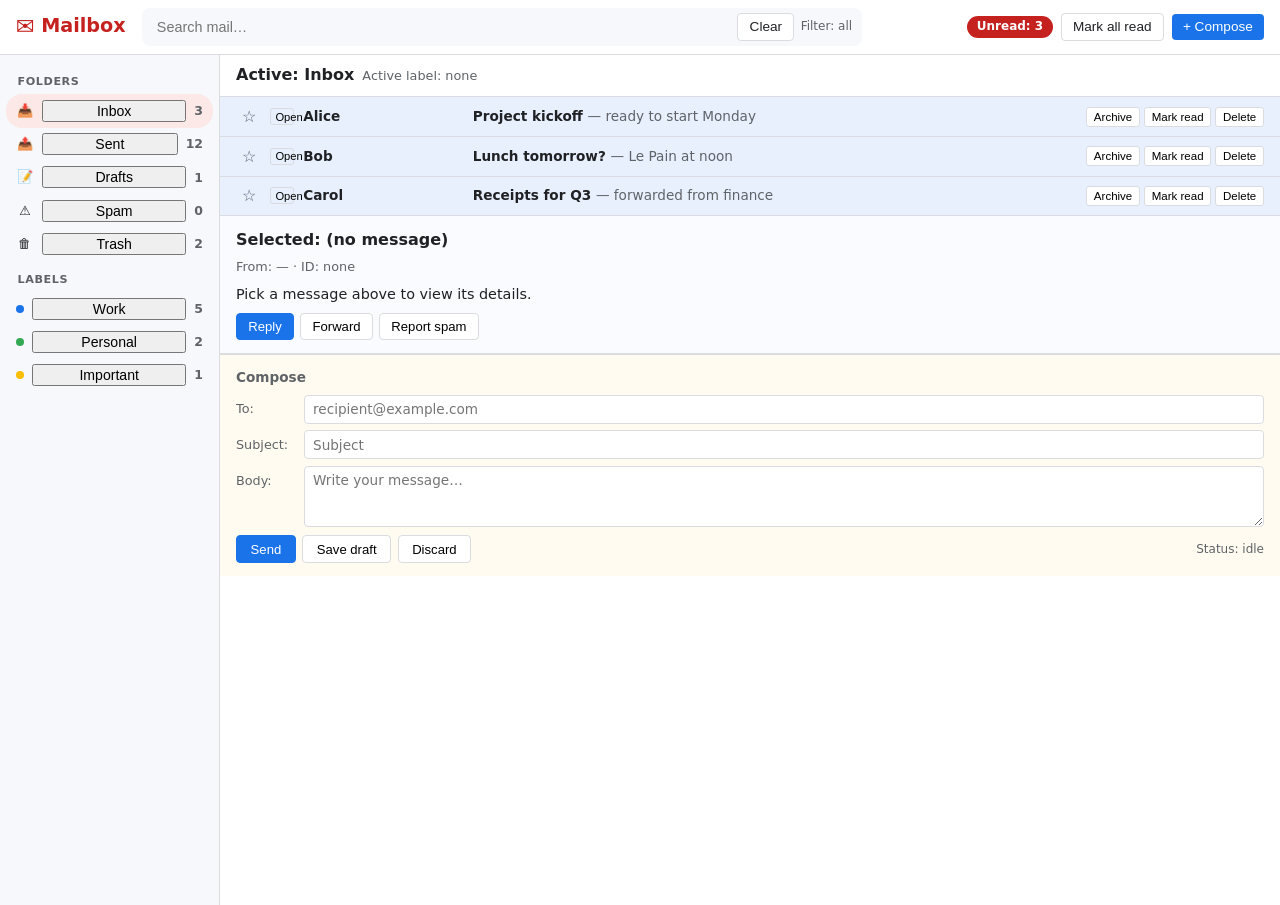
<file: test-app-gmail-modified/index.html>
<!DOCTYPE html>
<html lang="en">
<head>
<meta charset="utf-8"/>
<title>Mailbox — inbox</title>
<style>
  :root {
    --gm-red:       #c5221f;
    --gm-red-soft:  #d93025;
    --gm-blue:      #1a73e8;
    --gm-gray-bg:   #f6f8fc;
    --gm-side-bg:   #f6f8fc;
    --gm-divider:   #dadce0;
    --gm-text:      #202124;
    --gm-muted:     #5f6368;
    --gm-hover:     #f1f3f4;
    --gm-selected:  #c2dbff;
    --gm-unread:    #e8f0fe;
    --gm-yellow:    #fbbc04;
  }
  * { box-sizing: border-box; }
  body {
    font: 13px/1.4 -apple-system, BlinkMacSystemFont, "Segoe UI", system-ui, sans-serif;
    margin: 0; color: var(--gm-text); background: var(--gm-gray-bg); min-height: 100vh;
  }

  header {
    display: flex; align-items: center; gap: 1rem;
    padding: 0.5rem 1rem;
    background: white; border-bottom: 1px solid var(--gm-divider);
  }
  header .brand {
    color: var(--gm-red); font-size: 1.2rem; font-weight: 600;
    display: flex; align-items: center; gap: 0.4rem;
  }
  header .brand::before {
    content: '✉'; font-size: 1.4rem;
  }
  header .search-wrap {
    flex: 1; max-width: 720px;
    display: flex; gap: 0.4rem; align-items: center;
    background: var(--gm-side-bg); border-radius: 8px;
    padding: 0.3rem 0.6rem;
  }
  header input[type="text"] {
    flex: 1; padding: 0.35rem; border: none; background: transparent;
    font-size: 0.9rem; outline: none;
  }
  header .search-meta {
    color: var(--gm-muted); font-size: 0.75rem;
  }
  header .top-actions {
    margin-left: auto; display: flex; gap: 0.5rem; align-items: center;
  }
  header .total-unread {
    background: var(--gm-red); color: white;
    border-radius: 12px; padding: 0.15rem 0.6rem;
    font-size: 0.75rem; font-weight: 600;
  }
  header button {
    background: var(--gm-blue); color: white; border: none;
    border-radius: 4px; padding: 0.35rem 0.7rem;
    font-size: 0.85rem; cursor: pointer;
  }
  header button.ghost {
    background: white; color: var(--gm-text);
    border: 1px solid var(--gm-divider);
  }
  header button:hover { filter: brightness(1.05); }

  main { display: grid; grid-template-columns: 220px 1fr; min-height: calc(100vh - 50px); }

  aside.sidebar {
    background: var(--gm-side-bg);
    padding: 0.5rem 0.4rem;
    border-right: 1px solid var(--gm-divider);
  }
  .sidebar-section-h {
    color: var(--gm-muted); font-size: 0.7rem; font-weight: 700;
    text-transform: uppercase; letter-spacing: 0.05em;
    padding: 0.7rem 0.7rem 0.3rem;
  }
  .folder-row, .label-row {
    display: flex; align-items: center; gap: 0.5rem;
    padding: 0.35rem 0.6rem; border-radius: 16px;
    cursor: pointer;
  }
  .folder-row:hover, .label-row:hover { background: var(--gm-hover); }
  .folder-row.active { background: #fce8e6; color: var(--gm-red); font-weight: 600; }
  .folder-row > .icon { width: 18px; text-align: center; }
  .folder-row > .label, .label-row > .label {
    flex: 1; font-size: 0.88rem;
  }
  .folder-row > .count, .label-row > .count {
    color: var(--gm-muted); font-size: 0.78rem; font-weight: 600;
  }
  .label-row > .dot {
    width: 8px; height: 8px; border-radius: 50%;
  }
  .label-row.work > .dot { background: #1a73e8; }
  .label-row.personal > .dot { background: #34a853; }
  .label-row.important > .dot { background: #fbbc04; }

  .main-pane { background: white; }
  .pane-toolbar {
    display: flex; align-items: center; gap: 0.5rem;
    padding: 0.6rem 1rem;
    border-bottom: 1px solid var(--gm-divider);
  }
  .pane-toolbar .active-folder {
    font-size: 1rem; font-weight: 600;
  }
  .pane-toolbar .filter-status {
    color: var(--gm-muted); font-size: 0.8rem;
  }
  .pane-toolbar button {
    background: white; border: 1px solid var(--gm-divider);
    border-radius: 4px; padding: 0.25rem 0.55rem;
    font-size: 0.8rem; cursor: pointer;
  }
  .pane-toolbar button:hover { background: var(--gm-hover); }

  ul.msg-list { list-style: none; margin: 0; padding: 0; }
  li.msg-row {
    display: grid;
    grid-template-columns: 24px 24px 160px 1fr auto;
    align-items: center;
    gap: 0.6rem;
    padding: 0.55rem 1rem;
    border-bottom: 1px solid var(--gm-divider);
  }
  li.msg-row.unread { background: var(--gm-unread); font-weight: 600; }
  li.msg-row:hover { background: var(--gm-hover); }
  li.msg-row.selected { background: var(--gm-selected); }
  li.msg-row button.star-btn {
    background: none; border: none; cursor: pointer;
    color: var(--gm-muted); font-size: 1rem;
  }
  li.msg-row button.star-btn.starred { color: var(--gm-yellow); }
  li.msg-row button.pick-btn {
    background: none; border: 1px solid var(--gm-divider);
    border-radius: 3px; padding: 0.1rem 0.3rem;
    font-size: 0.7rem; cursor: pointer;
  }
  li.msg-row .sender { color: var(--gm-text); font-size: 0.85rem; }
  li.msg-row .subject { font-size: 0.85rem; }
  li.msg-row .subject .snippet { color: var(--gm-muted); font-weight: 400; }
  li.msg-row .actions {
    display: flex; gap: 0.25rem;
  }
  li.msg-row .actions button {
    background: white; border: 1px solid var(--gm-divider);
    border-radius: 3px; padding: 0.18rem 0.42rem;
    font-size: 0.72rem; cursor: pointer;
  }
  li.msg-row .actions button:hover { background: var(--gm-hover); }

  section.detail {
    padding: 0.8rem 1rem;
    border-bottom: 1px solid var(--gm-divider);
    background: #fafbff;
  }
  section.detail h2 {
    margin: 0 0 0.4rem; font-size: 1rem;
  }
  section.detail .meta { color: var(--gm-muted); font-size: 0.8rem; margin-bottom: 0.5rem; }
  section.detail .body { font-size: 0.9rem; }
  section.detail .detail-actions {
    margin-top: 0.6rem; display: flex; gap: 0.4rem;
  }
  section.detail .detail-actions button {
    background: white; border: 1px solid var(--gm-divider);
    border-radius: 4px; padding: 0.3rem 0.7rem;
    font-size: 0.82rem; cursor: pointer;
  }
  section.detail .detail-actions button.primary {
    background: var(--gm-blue); color: white; border: 1px solid var(--gm-blue);
  }

  section.compose {
    padding: 0.8rem 1rem;
    background: #fffbf0;
    border-top: 1px solid var(--gm-divider);
  }
  section.compose h3 { margin: 0 0 0.5rem; font-size: 0.85rem; color: var(--gm-muted); }
  section.compose .field-row {
    display: flex; align-items: center; gap: 0.5rem;
    margin-bottom: 0.4rem;
  }
  section.compose .field-row label { min-width: 60px; color: var(--gm-muted); font-size: 0.8rem; }
  section.compose input[type="text"], section.compose textarea {
    flex: 1; padding: 0.35rem 0.5rem;
    border: 1px solid var(--gm-divider); border-radius: 4px;
    font-family: inherit; font-size: 0.85rem;
  }
  section.compose textarea { resize: vertical; }
  section.compose .compose-actions { display: flex; gap: 0.4rem; margin-top: 0.5rem; }
  section.compose .compose-actions button {
    padding: 0.35rem 0.85rem; border-radius: 4px; font-size: 0.82rem;
    cursor: pointer; border: 1px solid var(--gm-divider); background: white;
  }
  section.compose .compose-actions button.primary {
    background: var(--gm-blue); color: white; border: 1px solid var(--gm-blue);
  }
  section.compose .compose-status {
    color: var(--gm-muted); font-size: 0.75rem; margin-left: auto;
    align-self: center;
  }
</style>
</head>
<body>

<header>
  <div class="brand" id="brand-name">Mailbox</div>
  <div class="search-wrap">
    <input id="search-input" type="text" placeholder="Search mail…"/>
    <button id="search-clear-btn" class="ghost">Clear</button>
    <div class="search-meta">Filter: <span id="search-status">all</span></div>
  </div>
  <div class="top-actions">
    <span class="total-unread">Unread: <span id="total-unread-count">3</span></span>
    <button id="mark-all-read-btn" class="ghost">Mark all read</button>
    <button id="compose-btn">+ Compose</button>
  </div>
</header>

<main>

  <aside class="sidebar">
    <div class="sidebar-section-h">Folders</div>

    <div class="folder-row active" id="folder-inbox-row">
      <span class="icon">📥</span>
      <button class="label" id="folder-inbox-btn">Inbox</button>
      <span class="count" id="folder-inbox-count">3</span>
    </div>
    <div class="folder-row" id="folder-sent-row">
      <span class="icon">📤</span>
      <button class="label" id="folder-sent-btn">Sent</button>
      <span class="count" id="folder-sent-count">12</span>
    </div>
    <div class="folder-row" id="folder-drafts-row">
      <span class="icon">📝</span>
      <button class="label" id="folder-drafts-btn">Drafts</button>
      <span class="count" id="folder-drafts-count">1</span>
    </div>
    <div class="folder-row" id="folder-spam-row">
      <span class="icon">⚠</span>
      <button class="label" id="folder-spam-btn">Spam</button>
      <span class="count" id="folder-spam-count">0</span>
    </div>
    <div class="folder-row" id="folder-trash-row">
      <span class="icon">🗑</span>
      <button class="label" id="folder-trash-btn">Trash</button>
      <span class="count" id="folder-trash-count">2</span>
    </div>

    <div class="sidebar-section-h">Labels</div>

    <div class="label-row work">
      <span class="dot"></span>
      <button class="label" id="label-work-btn">Work</button>
      <span class="count" id="label-work-count">5</span>
    </div>
    <div class="label-row personal">
      <span class="dot"></span>
      <button class="label" id="label-personal-btn">Personal</button>
      <span class="count" id="label-personal-count">2</span>
    </div>
    <div class="label-row important">
      <span class="dot"></span>
      <button class="label" id="label-important-btn">Important</button>
      <span class="count" id="label-important-count">1</span>
    </div>
  </aside>

  <div class="main-pane">

    <div class="pane-toolbar">
      <span class="active-folder">Active: <span id="active-folder-name">Inbox</span></span>
      <span class="filter-status">Active label: <span id="active-label-name">none</span></span>
    </div>

    <ul class="msg-list">
      <li class="msg-row unread" id="msg-1-row">
        <button class="star-btn" id="star-1-btn">☆</button>
        <button class="pick-btn" id="msg-1-pick">Open</button>
        <span class="sender" id="msg-1-sender">Alice</span>
        <span class="subject">
          <strong id="msg-1-subject">Project kickoff</strong>
          <span class="snippet" id="msg-1-snippet">— ready to start Monday</span>
        </span>
        <span class="actions">
          <button id="archive-1-btn">Archive</button>
          <button id="mark-read-1-btn">Mark read</button>
          <button id="delete-1-btn">Delete</button>
        </span>
      </li>
      <li class="msg-row unread" id="msg-2-row">
        <button class="star-btn" id="star-2-btn">☆</button>
        <button class="pick-btn" id="msg-2-pick">Open</button>
        <span class="sender" id="msg-2-sender">Bob</span>
        <span class="subject">
          <strong id="msg-2-subject">Lunch tomorrow?</strong>
          <span class="snippet" id="msg-2-snippet">— Le Pain at noon</span>
        </span>
        <span class="actions">
          <button id="archive-2-btn">Archive</button>
          <button id="mark-read-2-btn">Mark read</button>
          <button id="delete-2-btn">Delete</button>
        </span>
      </li>
      <li class="msg-row unread" id="msg-3-row">
        <button class="star-btn" id="star-3-btn">☆</button>
        <button class="pick-btn" id="msg-3-pick">Open</button>
        <span class="sender" id="msg-3-sender">Carol</span>
        <span class="subject">
          <strong id="msg-3-subject">Receipts for Q3</strong>
          <span class="snippet" id="msg-3-snippet">— forwarded from finance</span>
        </span>
        <span class="actions">
          <button id="archive-3-btn">Archive</button>
          <button id="mark-read-3-btn">Mark read</button>
          <button id="delete-3-btn">Delete</button>
        </span>
      </li>
    </ul>

    <section class="detail">
      <h2>Selected: <span id="selected-subject">(no message)</span></h2>
      <div class="meta">From: <span id="selected-sender">—</span> · ID: <span id="selected-id">none</span></div>
      <div class="body" id="selected-body">Pick a message above to view its details.</div>
      <div class="detail-actions">
        <button id="reply-btn" class="primary">Reply</button>
        <button id="forward-btn">Forward</button>
        <button id="mark-spam-btn">Report spam</button>
      </div>
    </section>

    <section class="compose">
      <h3>Compose</h3>
      <div class="field-row">
        <label>To:</label>
        <input id="compose-to" type="text" placeholder="recipient@example.com"/>
      </div>
      <div class="field-row">
        <label>Subject:</label>
        <input id="compose-subject" type="text" placeholder="Subject"/>
      </div>
      <div class="field-row" style="align-items: flex-start;">
        <label style="padding-top: 0.4rem;">Body:</label>
        <textarea id="compose-body" rows="3" placeholder="Write your message…"></textarea>
      </div>
      <div class="compose-actions">
        <button id="send-btn" class="primary">Send</button>
        <button id="save-draft-btn">Save draft</button>
        <button id="discard-btn">Discard</button>
        <span class="compose-status">Status: <span id="compose-status">idle</span></span>
      </div>
    </section>

  </div>
</main>

<script src="app.js"></script>
</body>
</html>
</file>
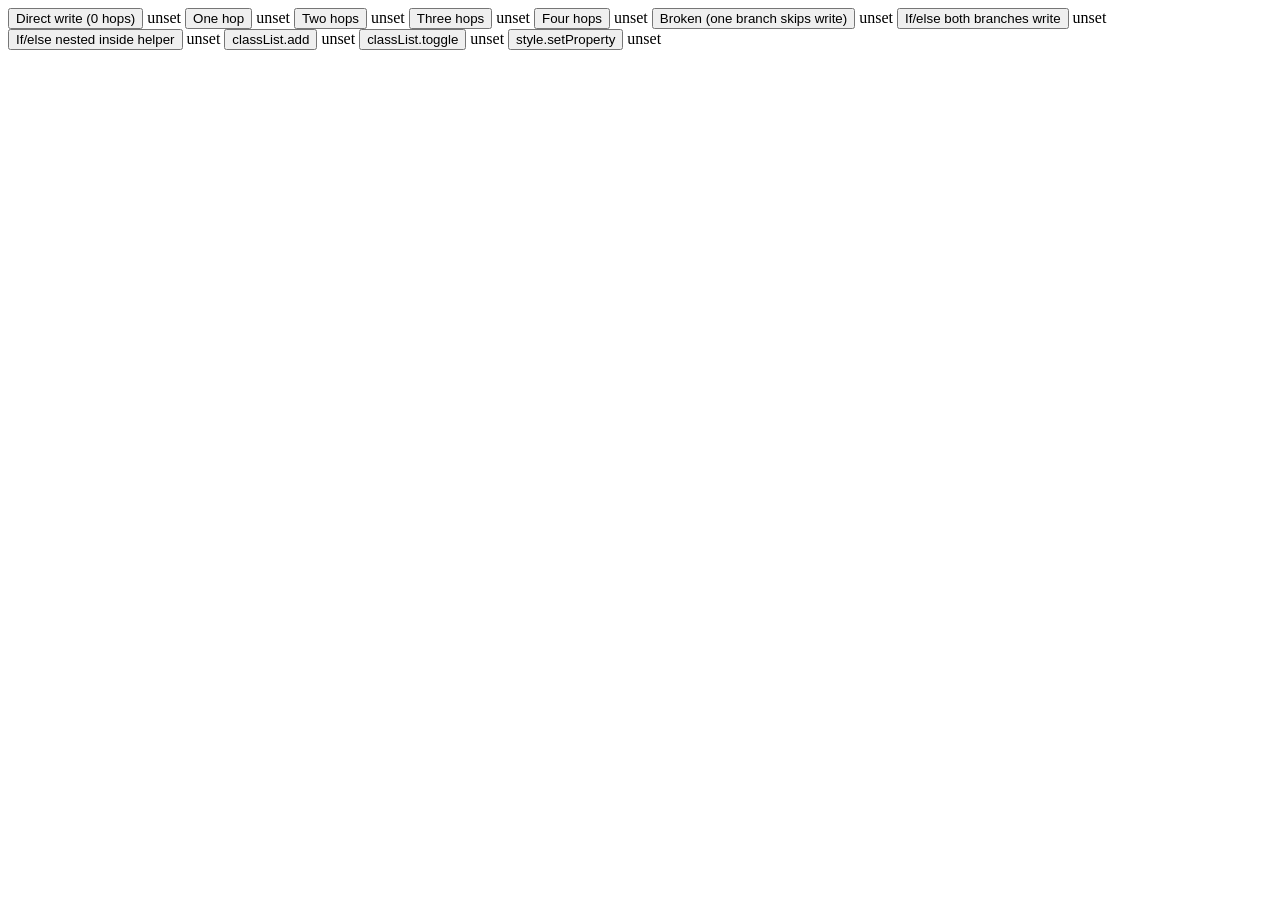
<file: test-app-multihop/index.html>
<!DOCTYPE html>
<html><head><meta charset="utf-8"><title>Multi-hop test app</title></head>
<body>
  <button id="btn-0">Direct write (0 hops)</button>
  <span id="display-0">unset</span>

  <button id="btn-1">One hop</button>
  <span id="display-1">unset</span>

  <button id="btn-2">Two hops</button>
  <span id="display-2">unset</span>

  <button id="btn-3">Three hops</button>
  <span id="display-3">unset</span>

  <button id="btn-4">Four hops</button>
  <span id="display-4">unset</span>

  <button id="btn-broken">Broken (one branch skips write)</button>
  <span id="display-broken">unset</span>

  <button id="btn-ifelse">If/else both branches write</button>
  <span id="display-ifelse">unset</span>

  <button id="btn-ifelse-nested">If/else nested inside helper</button>
  <span id="display-ifelse-nested">unset</span>

  <button id="btn-classlist">classList.add</button>
  <span id="display-classlist">unset</span>

  <button id="btn-classlist-toggle">classList.toggle</button>
  <span id="display-classlist-toggle">unset</span>

  <button id="btn-style">style.setProperty</button>
  <span id="display-style">unset</span>

  <script src="app.js"></script>
</body></html>
</file>
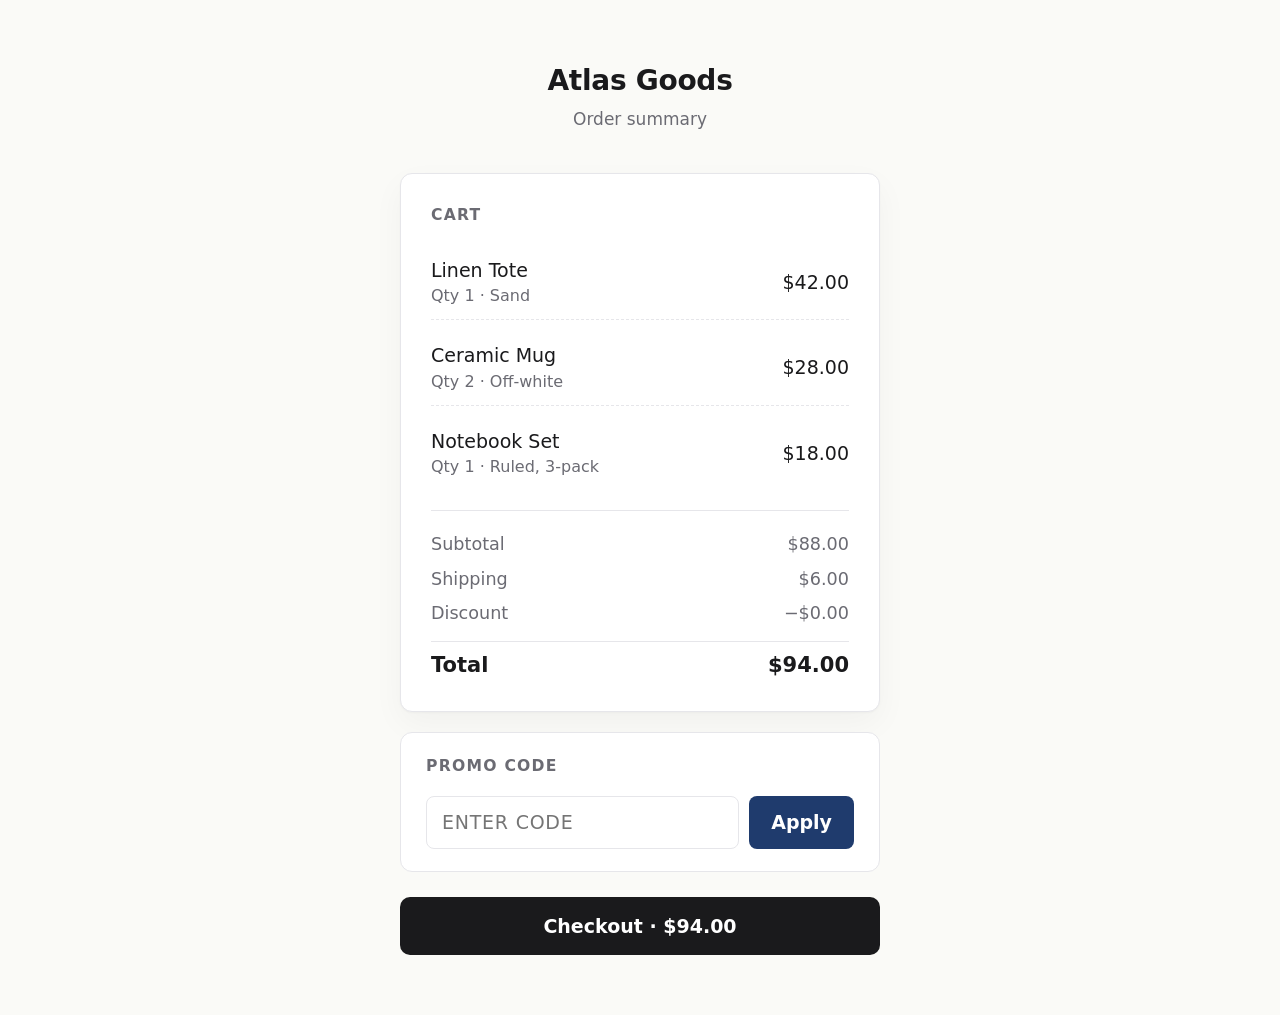
<file: test-app-paper-example-modified/index.html>
<!DOCTYPE html>

<html lang="en">
<head>
<meta charset="utf-8"/>
<title>Atlas Goods — Cart</title>
<style>
  :root {
    --ink:       #1a1a1c;
    --muted:     #6b6b73;
    --hairline:  #e6e6ea;
    --bg:        #fafaf7;
    --card:      #ffffff;
    --accent:    #1f3b6d;
    --accent-soft:#eaf0fb;
    --good:      #15803d;
    --good-soft: #ecfdf3;
  }
  * { box-sizing: border-box; }
  html { font-size: 20px; }
  body {
    font: 19px/1.5 -apple-system, BlinkMacSystemFont, "Segoe UI", Inter, system-ui, sans-serif;
    margin: 0; color: var(--ink); background: var(--bg);
    min-height: 100vh; display: flex; justify-content: center;
    padding: 3rem 1.5rem;
  }
  .stage {
    width: 100%; max-width: 480px;
  }
  .brand {
    text-align: center; margin-bottom: 2rem;
  }
  .brand h1 {
    margin: 0; font-size: 1.4rem; font-weight: 600;
    letter-spacing: -0.01em;
  }
  .brand p {
    margin: 0.25rem 0 0; color: var(--muted);
    font-size: 0.85rem;
  }

  .card {
    background: var(--card);
    border: 1px solid var(--hairline);
    border-radius: 12px;
    box-shadow: 0 1px 2px rgba(0,0,0,0.03), 0 12px 32px rgba(0,0,0,0.04);
    padding: 1.5rem;
  }
  h2.section {
    margin: 0 0 0.9rem;
    font-size: 0.78rem; font-weight: 700;
    color: var(--muted); letter-spacing: 0.08em;
    text-transform: uppercase;
  }

  .line-items { display: grid; gap: 0.5rem; }
  .item {
    display: grid;
    grid-template-columns: 1fr auto;
    align-items: center; gap: 0.5rem;
    padding: 0.55rem 0;
    border-bottom: 1px dashed var(--hairline);
  }
  .item:last-child { border-bottom: none; }
  .item .name { font-weight: 500; }
  .item .meta { color: var(--muted); font-size: 0.8rem; }
  .item .price {
    font-variant-numeric: tabular-nums;
    font-weight: 500;
  }

  .totals {
    margin-top: 1rem; padding-top: 1rem;
    border-top: 1px solid var(--hairline);
    display: grid; gap: 0.4rem;
  }
  .totals .row {
    display: flex; justify-content: space-between;
    color: var(--muted); font-size: 0.88rem;
    font-variant-numeric: tabular-nums;
  }
  .totals .grand {
    display: flex; justify-content: space-between;
    color: var(--ink); font-weight: 600; font-size: 1.05rem;
    font-variant-numeric: tabular-nums;
    padding-top: 0.4rem;
    border-top: 1px solid var(--hairline);
    margin-top: 0.3rem;
  }

  .promo-card {
    margin-top: 1rem;
    background: var(--card);
    border: 1px solid var(--hairline);
    border-radius: 12px;
    padding: 1.1rem 1.25rem;
  }
  .promo-row {
    display: grid;
    grid-template-columns: 1fr auto;
    gap: 0.5rem;
  }
  .promo-row input {
    padding: 0.55rem 0.75rem;
    border: 1px solid var(--hairline);
    border-radius: 8px;
    font: inherit;
    font-variant-numeric: tabular-nums;
    letter-spacing: 0.04em;
    text-transform: uppercase;
  }
  .promo-row input:focus { outline: 2px solid var(--accent-soft); border-color: var(--accent); }
  .promo-row button {
    padding: 0.55rem 1.1rem;
    border: none; border-radius: 8px;
    background: var(--accent); color: white;
    font: inherit; font-weight: 600;
    cursor: pointer;
    transition: background 0.1s;
  }
  .promo-row button:hover { background: #16315b; }

  .promo-status {
    margin-top: 0.7rem;
    min-height: 1.2rem;
    font-size: 0.85rem;
    color: var(--good);
    display: flex; align-items: center; gap: 0.4rem;
  }
  .promo-status:empty { display: none; }
  .promo-status.success::before {
    content: "✓"; font-weight: 700;
    display: inline-flex; align-items: center; justify-content: center;
    width: 18px; height: 18px;
    background: var(--good-soft); color: var(--good);
    border-radius: 50%; font-size: 0.7rem;
  }

  .checkout-row {
    margin-top: 1.25rem;
    display: flex; align-items: center; gap: 0.7rem;
  }
  .checkout-row button {
    flex: 1;
    padding: 0.75rem 1rem;
    border: none; border-radius: 10px;
    background: var(--ink); color: white;
    font: inherit; font-weight: 600;
    cursor: pointer;
  }
  .checkout-row button:hover { background: #000; }
  .checkout-row .pay-total {
    font-variant-numeric: tabular-nums;
    font-weight: 600;
  }
</style>
</head>
<body>
<div class="stage">
<div class="brand" data-cv-label="Atlas Goods Order summary" id="cv_0001">
<h1 data-cv-label="Atlas Goods" id="shop-name">Atlas Goods</h1>
<p data-cv-label="Order summary" id="cv_0002">Order summary</p>
</div>
<div class="card">
<h2 class="section" data-cv-label="Cart" id="cv_0003">Cart</h2>
<div class="line-items">
<div class="item">
<div>
<div class="name" data-cv-label="Linen Tote" id="item-1-name">Linen Tote</div>
<div class="meta" data-cv-label="Qty 1 · Sand" id="cv_0004">Qty 1 · Sand</div>
</div>
<div class="price" data-cv-label="$ 42.00" id="cv_0005">$<span data-cv-label="42.00" id="item-1-price">42.00</span></div>
</div>
<div class="item">
<div>
<div class="name" data-cv-label="Ceramic Mug" id="item-2-name">Ceramic Mug</div>
<div class="meta" data-cv-label="Qty 2 · Off-white" id="cv_0006">Qty 2 · Off-white</div>
</div>
<div class="price" data-cv-label="$ 28.00" id="cv_0007">$<span data-cv-label="28.00" id="item-2-price">28.00</span></div>
</div>
<div class="item">
<div>
<div class="name" data-cv-label="Notebook Set" id="item-3-name">Notebook Set</div>
<div class="meta" data-cv-label="Qty 1 · Ruled, 3-pack" id="cv_0008">Qty 1 · Ruled, 3-pack</div>
</div>
<div class="price" data-cv-label="$ 18.00" id="cv_0009">$<span data-cv-label="18.00" id="item-3-price">18.00</span></div>
</div>
</div>
<div class="totals">
<div class="row" data-cv-label="Subtotal $ 88.00" id="cv_0010"><span data-cv-label="Subtotal" id="cv_0011">Subtotal</span><span data-cv-label="$ 88.00" id="cv_0012">$<span data-cv-label="88.00" id="subtotal">88.00</span></span></div>
<div class="row" data-cv-label="Shipping $ 6.00" id="cv_0013"><span data-cv-label="Shipping" id="cv_0014">Shipping</span><span data-cv-label="$ 6.00" id="cv_0015">$<span data-cv-label="6.00" id="shipping">6.00</span></span></div>
<div class="row" data-cv-label="Discount −$ 0.00" id="cv_0016"><span data-cv-label="Discount" id="cv_0017">Discount</span><span data-cv-label="−$ 0.00" id="cv_0018">−$<span data-cv-label="0.00" id="discount">0.00</span></span></div>
<div class="grand" data-cv-label="Total $ 94.00" id="cv_0019"><span data-cv-label="Total" id="cv_0020">Total</span><span data-cv-label="$ 94.00" id="cv_0021">$<span data-cv-label="94.00" id="total">94.00</span></span></div>
</div>
</div>
<div class="promo-card">
<h2 class="section" data-cv-label="Promo code" id="cv_0022">Promo code</h2>
<div class="promo-row" data-cv-label="Apply" id="cv_0023">
<input autocomplete="off" id="promo-input" placeholder="ENTER CODE" type="text"/>
<button data-cv-label="Apply" id="apply-promo-btn">Apply</button>
</div>
<div class="promo-status" id="promo-status"></div>
</div>
<div class="checkout-row" data-cv-label="Checkout · $ 94.00" id="cv_0024">
<button data-cv-label="Checkout · $ 94.00" id="checkout-btn">Checkout · <span class="pay-total" data-cv-label="$ 94.00" id="cv_0025">$<span data-cv-label="94.00" id="checkout-total">94.00</span></span></button>
</div>
</div>
<script src="app.js"></script>
</body>
</html>
</file>
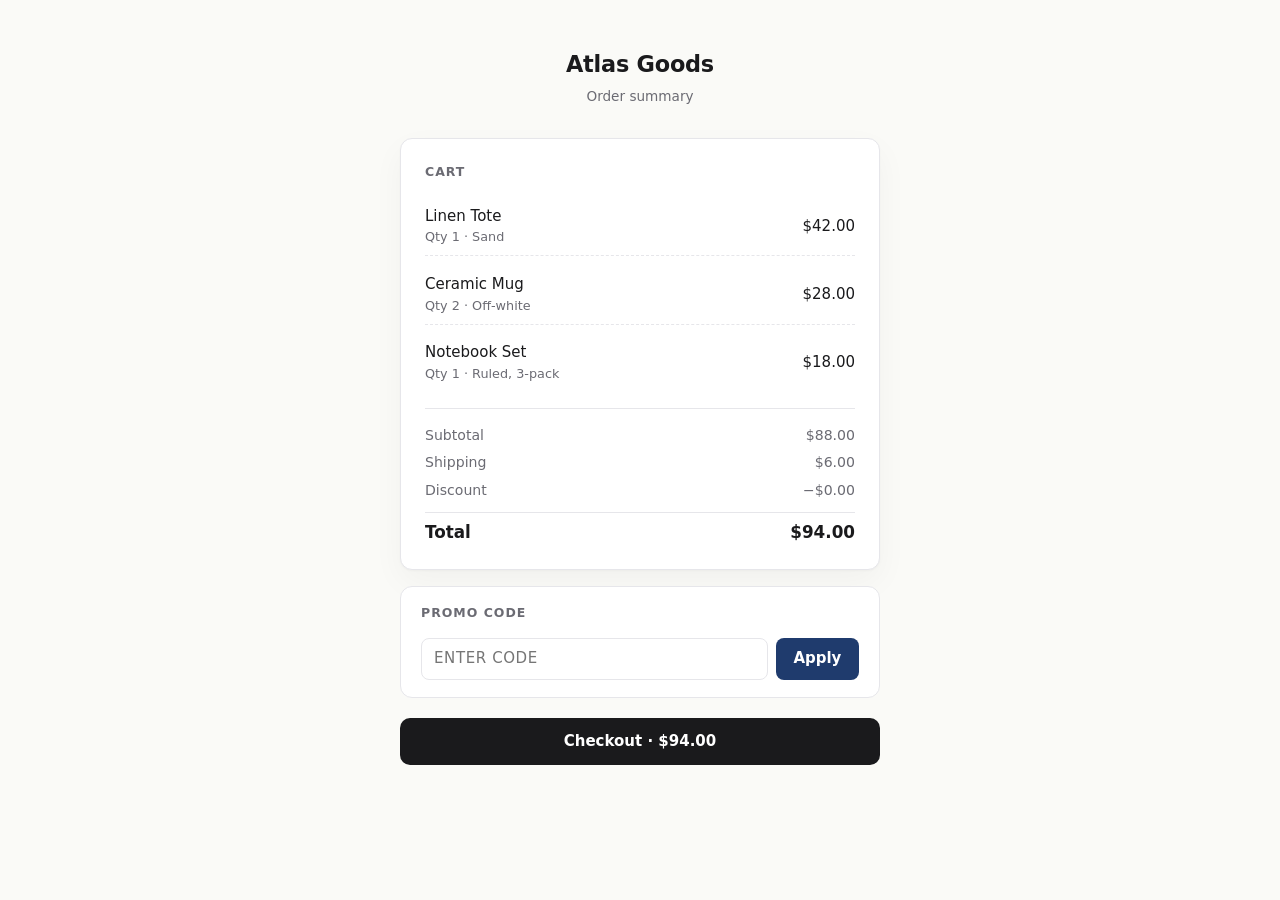
<file: test-app-paper-example/index.html>
<!DOCTYPE html>
<html lang="en">
<head>
<meta charset="utf-8"/>
<title>Atlas Goods — Cart</title>
<style>
  :root {
    --ink:       #1a1a1c;
    --muted:     #6b6b73;
    --hairline:  #e6e6ea;
    --bg:        #fafaf7;
    --card:      #ffffff;
    --accent:    #1f3b6d;
    --accent-soft:#eaf0fb;
    --good:      #15803d;
    --good-soft: #ecfdf3;
  }
  * { box-sizing: border-box; }
  body {
    font: 15px/1.5 -apple-system, BlinkMacSystemFont, "Segoe UI", Inter, system-ui, sans-serif;
    margin: 0; color: var(--ink); background: var(--bg);
    min-height: 100vh; display: flex; justify-content: center;
    padding: 3rem 1.5rem;
  }
  .stage {
    width: 100%; max-width: 480px;
  }
  .brand {
    text-align: center; margin-bottom: 2rem;
  }
  .brand h1 {
    margin: 0; font-size: 1.4rem; font-weight: 600;
    letter-spacing: -0.01em;
  }
  .brand p {
    margin: 0.25rem 0 0; color: var(--muted);
    font-size: 0.85rem;
  }

  .card {
    background: var(--card);
    border: 1px solid var(--hairline);
    border-radius: 12px;
    box-shadow: 0 1px 2px rgba(0,0,0,0.03), 0 12px 32px rgba(0,0,0,0.04);
    padding: 1.5rem;
  }
  h2.section {
    margin: 0 0 0.9rem;
    font-size: 0.78rem; font-weight: 700;
    color: var(--muted); letter-spacing: 0.08em;
    text-transform: uppercase;
  }

  .line-items { display: grid; gap: 0.5rem; }
  .item {
    display: grid;
    grid-template-columns: 1fr auto;
    align-items: center; gap: 0.5rem;
    padding: 0.55rem 0;
    border-bottom: 1px dashed var(--hairline);
  }
  .item:last-child { border-bottom: none; }
  .item .name { font-weight: 500; }
  .item .meta { color: var(--muted); font-size: 0.8rem; }
  .item .price {
    font-variant-numeric: tabular-nums;
    font-weight: 500;
  }

  .totals {
    margin-top: 1rem; padding-top: 1rem;
    border-top: 1px solid var(--hairline);
    display: grid; gap: 0.4rem;
  }
  .totals .row {
    display: flex; justify-content: space-between;
    color: var(--muted); font-size: 0.88rem;
    font-variant-numeric: tabular-nums;
  }
  .totals .grand {
    display: flex; justify-content: space-between;
    color: var(--ink); font-weight: 600; font-size: 1.05rem;
    font-variant-numeric: tabular-nums;
    padding-top: 0.4rem;
    border-top: 1px solid var(--hairline);
    margin-top: 0.3rem;
  }

  .promo-card {
    margin-top: 1rem;
    background: var(--card);
    border: 1px solid var(--hairline);
    border-radius: 12px;
    padding: 1.1rem 1.25rem;
  }
  .promo-row {
    display: grid;
    grid-template-columns: 1fr auto;
    gap: 0.5rem;
  }
  .promo-row input {
    padding: 0.55rem 0.75rem;
    border: 1px solid var(--hairline);
    border-radius: 8px;
    font: inherit;
    font-variant-numeric: tabular-nums;
    letter-spacing: 0.04em;
    text-transform: uppercase;
  }
  .promo-row input:focus { outline: 2px solid var(--accent-soft); border-color: var(--accent); }
  .promo-row button {
    padding: 0.55rem 1.1rem;
    border: none; border-radius: 8px;
    background: var(--accent); color: white;
    font: inherit; font-weight: 600;
    cursor: pointer;
    transition: background 0.1s;
  }
  .promo-row button:hover { background: #16315b; }

  .promo-status {
    margin-top: 0.7rem;
    min-height: 1.2rem;
    font-size: 0.85rem;
    color: var(--good);
    display: flex; align-items: center; gap: 0.4rem;
  }
  .promo-status:empty { display: none; }
  .promo-status.success::before {
    content: "✓"; font-weight: 700;
    display: inline-flex; align-items: center; justify-content: center;
    width: 18px; height: 18px;
    background: var(--good-soft); color: var(--good);
    border-radius: 50%; font-size: 0.7rem;
  }

  .checkout-row {
    margin-top: 1.25rem;
    display: flex; align-items: center; gap: 0.7rem;
  }
  .checkout-row button {
    flex: 1;
    padding: 0.75rem 1rem;
    border: none; border-radius: 10px;
    background: var(--ink); color: white;
    font: inherit; font-weight: 600;
    cursor: pointer;
  }
  .checkout-row button:hover { background: #000; }
  .checkout-row .pay-total {
    font-variant-numeric: tabular-nums;
    font-weight: 600;
  }
</style>
</head>
<body>

<div class="stage">

  <div class="brand">
    <h1 id="shop-name">Atlas Goods</h1>
    <p>Order summary</p>
  </div>

  <div class="card">
    <h2 class="section">Cart</h2>
    <div class="line-items">
      <div class="item">
        <div>
          <div class="name" id="item-1-name">Linen Tote</div>
          <div class="meta">Qty 1 · Sand</div>
        </div>
        <div class="price">$<span id="item-1-price">42.00</span></div>
      </div>
      <div class="item">
        <div>
          <div class="name" id="item-2-name">Ceramic Mug</div>
          <div class="meta">Qty 2 · Off-white</div>
        </div>
        <div class="price">$<span id="item-2-price">28.00</span></div>
      </div>
      <div class="item">
        <div>
          <div class="name" id="item-3-name">Notebook Set</div>
          <div class="meta">Qty 1 · Ruled, 3-pack</div>
        </div>
        <div class="price">$<span id="item-3-price">18.00</span></div>
      </div>
    </div>

    <div class="totals">
      <div class="row"><span>Subtotal</span><span>$<span id="subtotal">88.00</span></span></div>
      <div class="row"><span>Shipping</span><span>$<span id="shipping">6.00</span></span></div>
      <div class="row"><span>Discount</span><span>−$<span id="discount">0.00</span></span></div>
      <div class="grand"><span>Total</span><span>$<span id="total">94.00</span></span></div>
    </div>
  </div>

  <div class="promo-card">
    <h2 class="section">Promo code</h2>
    <div class="promo-row">
      <input id="promo-input" type="text" placeholder="ENTER CODE" autocomplete="off"/>
      <button id="apply-promo-btn">Apply</button>
    </div>
    <div id="promo-status" class="promo-status"></div>
  </div>

  <div class="checkout-row">
    <button id="checkout-btn">Checkout · <span class="pay-total">$<span id="checkout-total">94.00</span></span></button>
  </div>

</div>

<script src="app.js"></script>
</body>
</html>
</file>
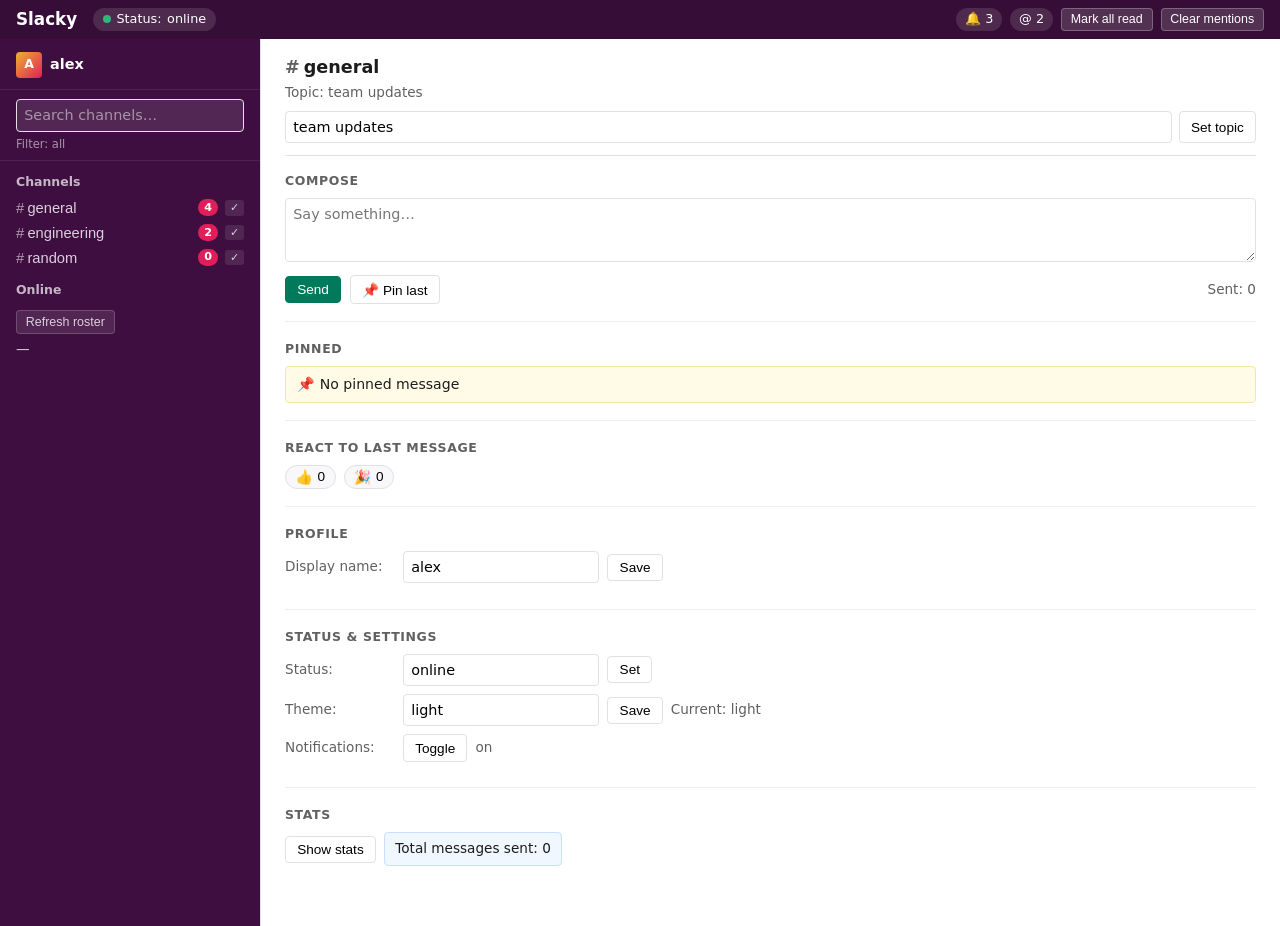
<file: test-app-slack-modified/index.html>
<!DOCTYPE html>
<html lang="en">
<head>
<meta charset="utf-8"/>
<title>Slacky — micro-workspace</title>
<style>
  :root {
    --purple-dark: #3f0e40;
    --aubergine:   #350d36;
    --side-text:   #d9d0db;
    --side-hover:  rgba(255,255,255,0.08);
    --green:       #007a5a;
    --red:         #e01e5a;
    --yellow:      #ecb22e;
    --border:      #e1e1e4;
    --bg:          #f8f8fa;
    --muted:       #616061;
  }
  * { box-sizing: border-box; }
  body {
    font: 14px/1.45 -apple-system, BlinkMacSystemFont, "Segoe UI", system-ui, sans-serif;
    margin: 0; color: #1d1c1d; background: var(--bg); min-height: 100vh;
  }

  header {
    background: var(--aubergine); color: white;
    padding: 0.45rem 1rem; display: flex; align-items: center; gap: 1rem;
  }
  header h1 { margin: 0; font-size: 1.05rem; }
  .status-pill {
    display: inline-flex; align-items: center; gap: 0.35rem;
    background: rgba(255,255,255,0.12); padding: 0.15rem 0.6rem;
    border-radius: 12px; font-size: 0.8rem;
  }
  .status-pill::before {
    content: ''; width: 8px; height: 8px;
    background: #2eb67d; border-radius: 50%;
  }
  .top-badges { margin-left: auto; display: flex; gap: 0.5rem; align-items: center; }
  .pill {
    background: rgba(255,255,255,0.12); color: white;
    padding: 0.15rem 0.55rem; border-radius: 12px; font-size: 0.8rem;
  }
  header button {
    background: rgba(255,255,255,0.15); color: white;
    border: 1px solid rgba(255,255,255,0.25); border-radius: 4px;
    padding: 0.22rem 0.55rem; cursor: pointer; font-size: 0.78rem;
  }
  header button:hover { background: rgba(255,255,255,0.25); }

  main { display: grid; grid-template-columns: 260px 1fr; min-height: calc(100vh - 46px); }

  .sidebar {
    background: var(--purple-dark); color: var(--side-text); padding: 0.8rem 0;
  }
  .ws-meta { padding: 0 1rem 0.7rem; border-bottom: 1px solid rgba(255,255,255,0.08); }
  .me-row { display: flex; align-items: center; gap: 0.5rem; font-size: 0.9rem; }
  .avatar {
    width: 26px; height: 26px; border-radius: 4px;
    background: linear-gradient(135deg, #ecb22e, #e01e5a);
    color: white; font-weight: 700; font-size: 0.78rem;
    display: inline-flex; align-items: center; justify-content: center;
  }
  .me-row strong { color: white; }

  .search-box { padding: 0.6rem 1rem 0.5rem; border-bottom: 1px solid rgba(255,255,255,0.08); }
  .search-box input {
    width: 100%; padding: 0.32rem 0.5rem; border-radius: 4px;
    border: 1px solid rgba(255,255,255,0.2); background: rgba(255,255,255,0.1);
    color: white; font-size: 0.85rem;
  }
  .search-box input::placeholder { color: rgba(255,255,255,0.5); }
  .search-meta { color: rgba(255,255,255,0.55); font-size: 0.72rem; padding-top: 0.25rem; }

  .side-h3 {
    margin: 0; padding: 0.7rem 1rem 0.3rem;
    font-size: 0.78rem; font-weight: 700; color: rgba(255,255,255,0.7);
  }
  .channel-row {
    display: flex; align-items: center; padding: 0.25rem 1rem; gap: 0.4rem;
  }
  .channel-row:hover { background: var(--side-hover); }
  .channel-row > button.ch-btn {
    background: none; border: none; color: var(--side-text);
    cursor: pointer; text-align: left; padding: 0;
    font-size: 0.92rem; flex: 1;
  }
  .ch-btn:hover { color: white; }
  .hash { color: rgba(255,255,255,0.6); margin-right: 0.2rem; }
  .unread {
    background: var(--red); color: white; border-radius: 9px;
    padding: 0.02rem 0.4rem; font-size: 0.7rem; font-weight: 700;
    min-width: 18px; text-align: center;
  }
  .mark-btn {
    background: rgba(255,255,255,0.1); border: none; color: var(--side-text);
    border-radius: 3px; padding: 0.08rem 0.32rem; font-size: 0.7rem; cursor: pointer;
  }
  .mark-btn:hover { background: rgba(255,255,255,0.2); color: white; }

  .roster-block { padding: 0.4rem 1rem 0.8rem; }
  .roster-block button {
    background: rgba(255,255,255,0.1); color: var(--side-text);
    border: 1px solid rgba(255,255,255,0.18); border-radius: 4px;
    padding: 0.22rem 0.55rem; cursor: pointer; font-size: 0.78rem;
  }
  .roster-block button:hover { background: rgba(255,255,255,0.18); color: white; }
  .roster-display { color: var(--side-text); font-size: 0.85rem; padding-top: 0.4rem; }

  .main-pane { padding: 1rem 1.5rem; background: white; border-left: 1px solid var(--border); }
  .channel-header { padding-bottom: 0.7rem; border-bottom: 1px solid var(--border); margin-bottom: 1rem; }
  .channel-header h2 { margin: 0; font-size: 1.1rem; display: flex; align-items: center; gap: 0.25rem; }
  .channel-header .hash-big { color: var(--muted); }
  .topic-line { color: var(--muted); font-size: 0.85rem; margin-top: 0.2rem; }
  .topic-edit { display: flex; gap: 0.4rem; margin-top: 0.5rem; }
  .topic-edit input { flex: 1; padding: 0.3rem 0.5rem; border: 1px solid var(--border); border-radius: 4px; }

  section { margin-bottom: 1.1rem; padding-bottom: 1.1rem; border-bottom: 1px solid #eee; }
  section:last-child { border-bottom: none; }
  section h3 {
    margin: 0 0 0.5rem; font-size: 0.78rem; color: var(--muted);
    text-transform: uppercase; letter-spacing: 0.05em; font-weight: 700;
  }

  button {
    padding: 0.32rem 0.7rem; border: 1px solid var(--border);
    border-radius: 4px; background: white; cursor: pointer; font-size: 0.85rem;
  }
  button:hover { background: #f4f4f6; }
  .primary { background: var(--green); color: white; border: 1px solid var(--green); }
  .primary:hover { background: #006c4f; }

  textarea, input[type="text"] {
    padding: 0.45rem; border: 1px solid var(--border); border-radius: 4px;
    font-family: inherit; font-size: 0.9rem;
  }
  textarea { width: 100%; resize: vertical; }
  .compose-row { display: flex; gap: 0.55rem; align-items: center; margin-top: 0.5rem; }
  .sent-count { color: var(--muted); font-size: 0.85rem; margin-left: auto; }

  .reactions { display: flex; gap: 0.5rem; }
  .reactions button {
    padding: 0.18rem 0.6rem; border-radius: 999px; background: #f8f8fa;
    display: inline-flex; align-items: center; gap: 0.3rem;
  }

  .field-row { display: flex; gap: 0.5rem; align-items: center; margin-bottom: 0.5rem; flex-wrap: wrap; }
  .field-row label { min-width: 110px; color: var(--muted); font-size: 0.85rem; }
  .field-aside { color: var(--muted); font-size: 0.85rem; }

  .pinned-box {
    background: #fffbe6; border: 1px solid #f5e6a8; border-radius: 4px;
    padding: 0.45rem 0.7rem; font-size: 0.88rem;
  }
  .stats-box {
    background: #f0f7ff; border: 1px solid #c7e0ff; border-radius: 4px;
    padding: 0.4rem 0.65rem; font-size: 0.85rem; display: inline-block;
  }
</style>
</head>
<body>

<header>
  <h1 id="workspace-name">Slacky</h1>
  <span class="status-pill">Status: <span id="current-status">online</span></span>
  <div class="top-badges">
    <span class="pill">🔔 <span id="notification-count">3</span></span>
    <span class="pill">@ <span id="mention-count">2</span></span>
    <button id="mark-all-read-btn">Mark all read</button>
    <button id="clear-mentions-btn">Clear mentions</button>
  </div>
</header>

<main>

  <aside class="sidebar">
    <div class="ws-meta">
      <div class="me-row">
        <span class="avatar">A</span>
        <strong id="username-display">alex</strong>
      </div>
    </div>

    <div class="search-box">
      <input id="search-input" type="text" placeholder="Search channels…"/>
      <div class="search-meta">Filter: <span id="search-status">all</span></div>
    </div>

    <h3 class="side-h3">Channels</h3>
    <div class="channel-row">
      <button class="ch-btn" id="channel-1-btn"><span class="hash">#</span><span id="channel-1-name">general</span></button>
      <span class="unread"><span id="channel-1-unread-count">4</span></span>
      <button class="mark-btn" id="mark-channel-1-read-btn">✓</button>
    </div>
    <div class="channel-row">
      <button class="ch-btn" id="channel-2-btn"><span class="hash">#</span><span id="channel-2-name">engineering</span></button>
      <span class="unread"><span id="channel-2-unread-count">2</span></span>
      <button class="mark-btn" id="mark-channel-2-read-btn">✓</button>
    </div>
    <div class="channel-row">
      <button class="ch-btn" id="channel-3-btn"><span class="hash">#</span><span id="channel-3-name">random</span></button>
      <span class="unread"><span id="channel-3-unread-count">0</span></span>
      <button class="mark-btn" id="mark-channel-3-read-btn">✓</button>
    </div>

    <h3 class="side-h3">Online</h3>
    <div class="roster-block">
      <button id="show-online-btn">Refresh roster</button>
      <div class="roster-display"><span id="online-roster-display">—</span></div>
    </div>
  </aside>

  <div class="main-pane">

    <div class="channel-header">
      <h2><span class="hash-big">#</span><strong id="active-channel-name">general</strong></h2>
      <div class="topic-line">Topic: <span id="topic-display">team updates</span></div>
      <div class="topic-edit">
        <input id="topic-input" type="text" value="team updates" placeholder="Set channel topic"/>
        <button id="save-topic-btn">Set topic</button>
      </div>
    </div>

    <section>
      <h3>Compose</h3>
      <textarea id="compose-input" rows="3" placeholder="Say something…"></textarea>
      <div class="compose-row">
        <button id="send-message-btn" class="primary">Send</button>
        <button id="pin-last-btn">📌 Pin last</button>
        <span class="sent-count">Sent: <span id="message-count">0</span></span>
      </div>
    </section>

    <section>
      <h3>Pinned</h3>
      <div class="pinned-box">📌 <span id="pinned-display">No pinned message</span></div>
    </section>

    <section>
      <h3>React to last message</h3>
      <div class="reactions">
        <button id="react-1-btn">👍 <span id="react-1-count">0</span></button>
        <button id="react-2-btn">🎉 <span id="react-2-count">0</span></button>
      </div>
    </section>

    <section>
      <h3>Profile</h3>
      <div class="field-row">
        <label>Display name:</label>
        <input id="username-input" type="text" value="alex"/>
        <button id="save-username-btn">Save</button>
      </div>
    </section>

    <section>
      <h3>Status &amp; settings</h3>
      <div class="field-row">
        <label>Status:</label>
        <input id="status-selector" type="text" list="status-options" value="online"/>
        <datalist id="status-options">
          <option value="online"></option>
          <option value="away"></option>
          <option value="busy"></option>
          <option value="dnd"></option>
          <option value="offline"></option>
        </datalist>
        <button id="set-status-btn">Set</button>
      </div>
      <div class="field-row">
        <label>Theme:</label>
        <input id="theme-input" type="text" value="light"/>
        <button id="save-settings-btn">Save</button>
        <span class="field-aside">Current: <span id="theme-display">light</span></span>
      </div>
      <div class="field-row">
        <label>Notifications:</label>
        <button id="toggle-notifications-btn">Toggle</button>
        <span class="field-aside"><span id="notifications-enabled">on</span></span>
      </div>
    </section>

    <section>
      <h3>Stats</h3>
      <div class="field-row">
        <button id="show-stats-btn">Show stats</button>
        <span class="stats-box">Total messages sent: <span id="stats-display">0</span></span>
      </div>
    </section>

  </div>
</main>

<script src="app.js"></script>
</body>
</html>
</file>
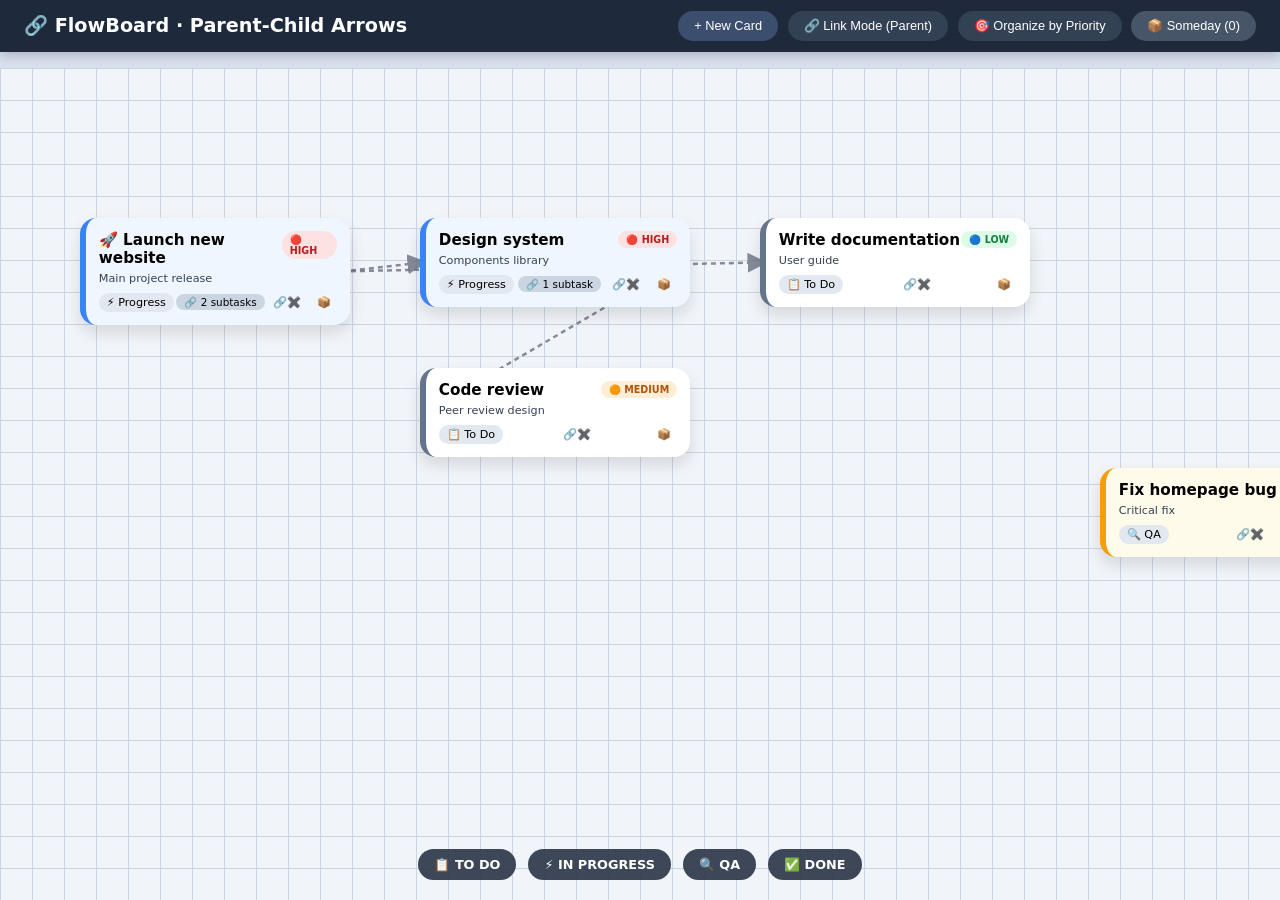
<file: test-app-task-board/index.html>
<!DOCTYPE html>

<!DOCTYPE html>

<html lang="en">
<head>
<meta charset="utf-8"/>
<meta content="width=device-width, initial-scale=1.0, user-scalable=yes" name="viewport"/>
<title>FlowBoard | Connected Tasks + Parent-Child Arrows</title>
<style>
        * {
            margin: 0;
            padding: 0;
            box-sizing: border-box;
            user-select: none; /* avoid text selection while dragging */
        }

        body {
            font-family: 'Inter', system-ui, 'Segoe UI', sans-serif;
            background: #d9e2ef;
            height: 100vh;
            overflow: hidden;
        }

        /* toolbar */
        .toolbar {
            position: fixed;
            top: 0;
            left: 0;
            right: 0;
            background: #1e293b;
            color: white;
            padding: 0.7rem 1.5rem;
            display: flex;
            flex-wrap: wrap;
            justify-content: space-between;
            align-items: center;
            z-index: 100;
            box-shadow: 0 4px 12px rgba(0,0,0,0.2);
            gap: 0.8rem;
        }

        .logo {
            font-weight: 700;
            font-size: 1.2rem;
            display: flex;
            align-items: center;
            gap: 0.5rem;
        }

        .btn-group {
            display: flex;
            gap: 0.6rem;
            flex-wrap: wrap;
        }

        button {
            background: #334155;
            border: none;
            padding: 0.45rem 1rem;
            border-radius: 40px;
            color: white;
            font-weight: 500;
            cursor: pointer;
            transition: all 0.15s;
            font-size: 0.8rem;
        }

        button:hover {
            background: #475569;
            transform: scale(0.97);
        }

        .btn-primary {
            background: #3b4e6e;
        }
        .btn-primary:hover {
            background: #2c3e66;
        }

        .mode-active {
            background: #0f766e;
            box-shadow: 0 0 0 2px #ccfbf1;
        }

        /* whiteboard canvas */
        .whiteboard {
            position: fixed;
            top: 68px;
            left: 0;
            right: 0;
            bottom: 0;
            background: #f1f5f9;
            background-image: 
                linear-gradient(#cbd5e1 1px, transparent 1px),
                linear-gradient(90deg, #cbd5e1 1px, transparent 1px);
            background-size: 32px 32px;
            overflow: auto;
            cursor: default;
        }

        .board-content {
            position: relative;
            width: 100%;
            height: 100%;
            min-width: 1600px;
            min-height: 1000px;
        }

        /* SVG connection layer */
        .connections-layer {
            position: absolute;
            top: 0;
            left: 0;
            width: 100%;
            height: 100%;
            pointer-events: none;
            z-index: 5;
        }
        .connections-layer svg {
            width: 100%;
            height: 100%;
        }
        .connection-line {
            stroke: #6b7280;
            stroke-width: 2.5;
            stroke-dasharray: 5 4;
            marker-end: url(#arrowhead);
            opacity: 0.8;
        }
        .connection-line.highlight {
            stroke: #f59e0b;
            stroke-width: 3.5;
            stroke-dasharray: none;
        }

        /* CARD style */
        .task-card {
            position: absolute;
            width: 270px;
            background: white;
            border-radius: 1rem;
            padding: 0.8rem;
            box-shadow: 0 8px 16px rgba(0,0,0,0.12);
            cursor: grab;
            transition: box-shadow 0.1s;
            border-left: 6px solid;
            z-index: 10;
            backdrop-filter: blur(0px);
        }
        .task-card:active { cursor: grabbing; }
        .task-card.dragging-card {
            opacity: 0.7;
            cursor: grabbing;
            z-index: 999;
        }
        .task-card.status-todo { border-left-color: #64748b; background: #ffffff; }
        .task-card.status-progress { border-left-color: #3b82f6; background: #eff6ff; }
        .task-card.status-qa { border-left-color: #f59e0b; background: #fffbeb; }
        .task-card.status-done { border-left-color: #10b981; background: #f0fdf4; }

        .card-header {
            display: flex;
            justify-content: space-between;
            align-items: flex-start;
            margin-bottom: 0.3rem;
        }
        .card-title {
            font-weight: 700;
            font-size: 0.95rem;
            word-break: break-word;
        }
        .priority-badge {
            font-size: 0.6rem;
            font-weight: 700;
            padding: 0.2rem 0.5rem;
            border-radius: 40px;
        }
        .priority-high { background: #fee2e2; color: #b91c1c; }
        .priority-medium { background: #ffedd5; color: #b45309; }
        .priority-low { background: #dcfce7; color: #15803d; }
        .card-desc {
            font-size: 0.7rem;
            color: #334155;
            margin: 0.3rem 0;
        }
        .card-footer {
            display: flex;
            justify-content: space-between;
            align-items: center;
            margin-top: 0.5rem;
            font-size: 0.7rem;
        }
        .status-label {
            background: #e2e8f0;
            padding: 0.2rem 0.5rem;
            border-radius: 20px;
        }
        .child-count {
            background: #cbd5e1;
            border-radius: 20px;
            padding: 0.1rem 0.5rem;
            font-size: 0.65rem;
        }
        .icon-btn {
            background: none;
            border: none;
            cursor: pointer;
            font-size: 0.7rem;
            padding: 0.2rem 0.4rem;
            border-radius: 20px;
        }
        .icon-btn:hover { background: #e2e8f0; }

        /* status drop zones */
        .status-zone {
            position: fixed;
            bottom: 20px;
            left: 20px;
            right: 20px;
            display: flex;
            gap: 12px;
            justify-content: center;
            z-index: 50;
            pointer-events: none;
        }
        .zone {
            pointer-events: auto;
            background: rgba(30, 41, 59, 0.85);
            backdrop-filter: blur(12px);
            padding: 0.5rem 1rem;
            border-radius: 60px;
            color: white;
            font-weight: 600;
            font-size: 0.8rem;
            cursor: pointer;
            transition: 0.1s;
        }
        .zone.active-drop { transform: scale(1.05); background: #2d3e66; }

        /* someday sidebar */
        .someday-panel {
            position: fixed;
            right: 0;
            top: 68px;
            bottom: 0;
            width: 280px;
            background: #1e293b;
            color: #e2e8f0;
            transform: translateX(100%);
            transition: transform 0.25s ease;
            z-index: 200;
            display: flex;
            flex-direction: column;
            padding: 1rem;
        }
        .someday-panel.open { transform: translateX(0); }
        .someday-list {
            flex: 1;
            overflow-y: auto;
            display: flex;
            flex-direction: column;
            gap: 0.6rem;
        }
        .someday-card {
            background: #0f172a;
            padding: 0.6rem;
            border-radius: 0.8rem;
            cursor: pointer;
        }
        .close-someday { background: none; border: none; color: white; font-size: 1.2rem; cursor: pointer; }
        .toggle-someday { background: #475569; }
    </style>
</head>
<body>
<div class="toolbar">
<div class="logo" data-cv-label="🔗 FlowBoard · Parent-Child Arr" id="cv_0001">🔗 FlowBoard · Parent-Child Arrows</div>
<div class="btn-group" data-cv-label="+ New Card 🔗 Link Mode (Parent" id="cv_0002">
<button class="btn-primary" data-cv-label="+ New Card" id="newTaskBtn">+ New Card</button>
<button class="" data-cv-label="🔗 Link Mode (Parent)" id="linkModeBtn">🔗 Link Mode (Parent)</button>
<button data-cv-label="🎯 Organize by Priority" id="organizeBtn">🎯 Organize by Priority</button>
<button class="toggle-someday" data-cv-label="📦 Someday ( 0 )" id="toggleSomedayBtn">📦 Someday (<span data-cv-label="0" id="somedayCount">0</span>)</button>
</div>
</div>
<div class="whiteboard" id="whiteboard">
<div class="board-content" id="boardContent">
<div class="connections-layer" id="connectionsLayer">
<svg height="100%" id="arrowSvg" width="100%">
<defs>
<marker id="arrowhead" markerheight="8" markerwidth="8" orient="auto" refx="7" refy="4">
<polygon fill="#6b7280" points="0 0, 8 4, 0 8" stroke="none"></polygon>
</marker>
</defs>
</svg>
</div>
</div>
</div>
<div class="status-zone" data-cv-label="📋 TO DO ⚡ IN PROGRESS 🔍 QA ✅ D" id="statusZones">
<div class="zone" data-cv-label="📋 TO DO" data-drop-status="todo" id="cv_0003">📋 TO DO</div>
<div class="zone" data-cv-label="⚡ IN PROGRESS" data-drop-status="progress" id="cv_0004">⚡ IN PROGRESS</div>
<div class="zone" data-cv-label="🔍 QA" data-drop-status="qa" id="cv_0005">🔍 QA</div>
<div class="zone" data-cv-label="✅ DONE" data-drop-status="done" id="cv_0006">✅ DONE</div>
</div>
<div class="someday-panel" data-cv-label="📦 Someday / On Hold ✕" id="somedayPanel">
<div data-cv-label="📦 Someday / On Hold ✕" id="cv_0007" style="display:flex; justify-content:space-between; margin-bottom:1rem;">
<span data-cv-label="📦 Someday / On Hold" id="cv_0008">📦 Someday / On Hold</span>
<button class="close-someday" data-cv-label="✕" id="closeSomedayBtn">✕</button>
</div>
<div class="someday-list" id="somedayList"></div>
</div>
<script>
    // ---------- DATA MODEL ----------
    let tasks = [];           // active cards
    let somedayTasks = [];    // parked tasks
    let nextId = 1;
    let parentChildMap = new Map(); // childId -> parentId
    let childrenMap = new Map();    // parentId -> Set(childIds)

    let draggedCardId = null;
    let isDragging = false;
    let activeCardElem = null;
    let startMouseX = 0, startMouseY = 0;
    let startLeft = 0, startTop = 0;

    // linking mode
    let linkModeActive = false;
    let selectedParentId = null;

    const STATUS = { TODO: 'todo', PROGRESS: 'progress', QA: 'qa', DONE: 'done' };

    // ---- helpers ----
    function priorityWeight(p) { return p === 'high' ? 3 : p === 'medium' ? 2 : 1; }
    function getPriorityLabel(p) { return p === 'high' ? '🔴 HIGH' : p === 'medium' ? '🟠 MEDIUM' : '🔵 LOW'; }
    function escapeHtml(str) { if(!str) return ''; return str.replace(/[&<>]/g, m => m==='&'?'&amp;':m==='<'?'&lt;':'&gt;'); }

    // Update relationship maps
    function rebuildMaps() {
        parentChildMap.clear();
        childrenMap.clear();
        tasks.forEach(task => {
            if (task.parentId) {
                parentChildMap.set(task.id, task.parentId);
                if (!childrenMap.has(task.parentId)) childrenMap.set(task.parentId, new Set());
                childrenMap.get(task.parentId).add(task.id);
            }
        });
    }

    // Check for cycles (before setting parent)
    function wouldCreateCycle(childId, potentialParentId) {
        if (childId === potentialParentId) return true;
        let current = potentialParentId;
        while (current) {
            if (current === childId) return true;
            current = parentChildMap.get(current);
        }
        return false;
    }

    // Set parent-child relationship
    function setParent(childId, parentId) {
        if (childId === parentId) return false;
        if (wouldCreateCycle(childId, parentId)) return false;
        const childTask = tasks.find(t => t.id === childId);
        if (!childTask) return false;
        // remove old relationship
        if (childTask.parentId) {
            const oldParent = childTask.parentId;
            if (childrenMap.has(oldParent)) childrenMap.get(oldParent).delete(childId);
        }
        childTask.parentId = parentId;
        parentChildMap.set(childId, parentId);
        if (!childrenMap.has(parentId)) childrenMap.set(parentId, new Set());
        childrenMap.get(parentId).add(childId);
        return true;
    }

    function removeParent(childId) {
        const task = tasks.find(t => t.id === childId);
        if (task && task.parentId) {
            const oldParent = task.parentId;
            if (childrenMap.has(oldParent)) childrenMap.get(oldParent).delete(childId);
            delete task.parentId;
            parentChildMap.delete(childId);
        }
    }

    // get all descendants recursively
    function getAllDescendants(parentId, visited = new Set()) {
        let descendants = [];
        const children = childrenMap.get(parentId) || new Set();
        for (let childId of children) {
            if (visited.has(childId)) continue;
            visited.add(childId);
            descendants.push(childId);
            descendants.push(...getAllDescendants(childId, visited));
        }
        return descendants;
    }

    // status propagation: if parent changes status, children follow? (natural requirement)
    function propagateStatusToChildren(parentId, newStatus, visited = new Set()) {
        const children = childrenMap.get(parentId) || new Set();
        for (let childId of children) {
            if (visited.has(childId)) continue;
            visited.add(childId);
            const childTask = tasks.find(t => t.id === childId);
            if (childTask && childTask.status !== newStatus) {
                childTask.status = newStatus;
            }
            propagateStatusToChildren(childId, newStatus, visited);
        }
    }

    // check if parent can be marked as done (all children done)
    function canMarkDone(parentId) {
        const children = childrenMap.get(parentId) || new Set();
        for (let childId of children) {
            const child = tasks.find(t => t.id === childId);
            if (!child || child.status !== STATUS.DONE) return false;
            if (!canMarkDone(childId)) return false;
        }
        return true;
    }

    // enforce finish condition when changing status
    function tryChangeStatus(task, newStatus) {
        if (task.status === newStatus) return true;
        if (newStatus === STATUS.DONE) {
            // if task has children, check all children done
            const hasChildren = (childrenMap.get(task.id) || new Set()).size > 0;
            if (hasChildren && !canMarkDone(task.id)) {
                alert(`❌ Cannot mark "${task.title}" as DONE until all its child tasks are completed.`);
                return false;
            }
        }
        const oldStatus = task.status;
        task.status = newStatus;
        // propagate status to all descendants (children follow parent)
        if (oldStatus !== newStatus) {
            propagateStatusToChildren(task.id, newStatus);
        }
        return true;
    }

    // move card and its descendants (dragging parent moves children)
    function moveCardAndChildren(cardId, deltaX, deltaY, movedSet = new Set()) {
        if (movedSet.has(cardId)) return;
        movedSet.add(cardId);
        const card = tasks.find(t => t.id === cardId);
        if (card) {
            card.x = (card.x || 100) + deltaX;
            card.y = (card.y || 100) + deltaY;
        }
        const children = childrenMap.get(cardId) || new Set();
        for (let childId of children) {
            moveCardAndChildren(childId, deltaX, deltaY, movedSet);
        }
    }

    // ---- Data Persistence ----
    function loadDemoData() {
        tasks = [
            { id: 1, title: "🚀 Launch new website", description: "Main project release", priority: "high", status: STATUS.PROGRESS, x: 80, y: 150, parentId: null },
            { id: 2, title: "Design system", description: "Components library", priority: "high", status: STATUS.PROGRESS, x: 420, y: 150, parentId: 1 },
            { id: 3, title: "Code review", description: "Peer review design", priority: "medium", status: STATUS.TODO, x: 420, y: 300, parentId: 2 },
            { id: 4, title: "Write documentation", description: "User guide", priority: "low", status: STATUS.TODO, x: 760, y: 150, parentId: 1 },
            { id: 5, title: "Fix homepage bug", description: "Critical fix", priority: "high", status: STATUS.QA, x: 1100, y: 400, parentId: null }
        ];
        somedayTasks = [];
        nextId = 100;
        tasks.forEach(t => { if (t.x === undefined) t.x = 100; if (t.y === undefined) t.y = 100; });
        rebuildMaps();
    }

    function loadFromStorage() {
        const stored = localStorage.getItem('connectedFlowData');
        if (stored) {
            try {
                const data = JSON.parse(stored);
                tasks = data.tasks || [];
                somedayTasks = data.somedayTasks || [];
                nextId = data.nextId || 100;
                if (tasks.length === 0) loadDemoData();
                tasks.forEach(t => { if (t.x === undefined) t.x = 100; if (t.y === undefined) t.y = 100; });
                rebuildMaps();
            } catch(e) { loadDemoData(); }
        } else { loadDemoData(); }
        persist();
    }

    function persist() { localStorage.setItem('connectedFlowData', JSON.stringify({ tasks, somedayTasks, nextId })); }

    // ---- Rendering ----
    function renderBoard() {
        const container = document.getElementById('boardContent');
        if (!container) return;
        // keep connections layer
        let connLayer = document.getElementById('connectionsLayer');
        if (!connLayer) {
            connLayer = document.createElement('div');
            connLayer.className = 'connections-layer';
            connLayer.id = 'connectionsLayer';
            connLayer.innerHTML = '<svg id="arrowSvg" width="100%" height="100%"><defs><marker id="arrowhead" markerWidth="8" markerHeight="8" refX="7" refY="4" orient="auto"><polygon points="0 0,8 4,0 8" fill="#6b7280" /></marker></defs></svg>';
            container.appendChild(connLayer);
        }
        // remove all task cards except the connection layer
        const cards = document.querySelectorAll('.task-card');
        cards.forEach(c => c.remove());
        
        tasks.forEach(task => {
            const card = document.createElement('div');
            card.className = `task-card status-${task.status}`;
            card.setAttribute('data-id', task.id);
            card.style.left = `${task.x}px`;
            card.style.top = `${task.y}px`;
            const childCount = (childrenMap.get(task.id) || new Set()).size;
            card.innerHTML = `
                <div class="card-header">
                    <span class="card-title">${escapeHtml(task.title)}</span>
                    <span class="priority-badge ${task.priority === 'high' ? 'priority-high' : (task.priority === 'medium' ? 'priority-medium' : 'priority-low')}">${getPriorityLabel(task.priority)}</span>
                </div>
                <div class="card-desc">${escapeHtml(task.description) || '—'}</div>
                <div class="card-footer">
                    <span class="status-label">${task.status === STATUS.TODO ? '📋 To Do' : task.status === STATUS.PROGRESS ? '⚡ Progress' : task.status === STATUS.QA ? '🔍 QA' : '✅ Done'}</span>
                    ${childCount > 0 ? `<span class="child-count">🔗 ${childCount} subtask${childCount>1 ? 's' : ''}</span>` : ''}
                    <button class="icon-btn unlink-btn" data-id="${task.id}" title="Remove parent link">🔗✖️</button>
                    <button class="icon-btn park-btn" data-id="${task.id}" title="Park to Someday">📦</button>
                </div>
            `;
            container.appendChild(card);
        });
        attachDragEvents();
        attachUnlinkButtons();
        attachParkButtons();
        drawArrows();
        updateSomedayCounter();
        renderSomedaySidebar();
    }

    function drawArrows() {
        const svg = document.querySelector('#arrowSvg');
        if (!svg) return;
        svg.innerHTML = `<defs><marker id="arrowhead" markerWidth="8" markerHeight="8" refX="7" refY="4" orient="auto"><polygon points="0 0,8 4,0 8" fill="#6b7280" stroke="none" /></marker></defs>`;
        for (let [childId, parentId] of parentChildMap.entries()) {
            const childCard = document.querySelector(`.task-card[data-id="${childId}"]`);
            const parentCard = document.querySelector(`.task-card[data-id="${parentId}"]`);
            if (childCard && parentCard) {
                const parentRect = parentCard.getBoundingClientRect();
                const childRect = childCard.getBoundingClientRect();
                const boardRect = document.getElementById('boardContent').getBoundingClientRect();
                const startX = parentRect.right - boardRect.left - 8;
                const startY = parentRect.top + parentRect.height/2 - boardRect.top;
                const endX = childRect.left - boardRect.left + 5;
                const endY = childRect.top + childRect.height/2 - boardRect.top;
                const line = document.createElementNS("http://www.w3.org/2000/svg", "line");
                line.setAttribute("x1", startX);
                line.setAttribute("y1", startY);
                line.setAttribute("x2", endX);
                line.setAttribute("y2", endY);
                line.setAttribute("class", "connection-line");
                line.setAttribute("marker-end", "url(#arrowhead)");
                svg.appendChild(line);
            }
        }
    }

    // ---- Drag & Move (with children) ----
    function attachDragEvents() {
        const cards = document.querySelectorAll('.task-card');
        cards.forEach(card => {
            card.addEventListener('mousedown', onMouseDown);
        });
    }

    function onMouseDown(e) {
        if (e.target.classList.contains('unlink-btn') || e.target.classList.contains('park-btn')) return;
        if (linkModeActive) {
            e.preventDefault();
            const cardId = parseInt(e.target.closest('.task-card').getAttribute('data-id'));
            if (selectedParentId === null) {
                selectedParentId = cardId;
                alert(`✅ Parent selected: now click on a CHILD card to link. Mode still active.`);
            } else {
                if (selectedParentId === cardId) { alert("Cannot link a task to itself."); selectedParentId = null; return; }
                const success = setParent(cardId, selectedParentId);
                if (success) {
                    persist();
                    renderBoard();
                    alert(`Linked! Parent → Child relation added.`);
                } else { alert("Invalid link: would create cycle or invalid."); }
                selectedParentId = null;
                linkModeActive = false;
                document.getElementById('linkModeBtn').classList.remove('mode-active');
            }
            return;
        }
        const card = e.target.closest('.task-card');
        if (!card) return;
        e.preventDefault();
        activeCardElem = card;
        draggedCardId = parseInt(card.getAttribute('data-id'));
        startMouseX = e.clientX;
        startMouseY = e.clientY;
        const left = parseInt(card.style.left);
        const top = parseInt(card.style.top);
        startLeft = left;
        startTop = top;
        isDragging = true;
        card.style.cursor = 'grabbing';
        card.classList.add('dragging-card');
        document.addEventListener('mousemove', onMouseMove);
        document.addEventListener('mouseup', onMouseUp);
    }

    function onMouseMove(e) {
        if (!isDragging || !activeCardElem) return;
        const dx = e.clientX - startMouseX;
        const dy = e.clientY - startMouseY;
        const cardId = draggedCardId;
        const deltaX = dx, deltaY = dy;
        const parentTask = tasks.find(t => t.id === cardId);
        if (parentTask) {
            moveCardAndChildren(cardId, deltaX, deltaY);
            persist();
            renderBoard();
            // reset start positions to avoid double accumulation
            startMouseX = e.clientX;
            startMouseY = e.clientY;
            const newCard = document.querySelector(`.task-card[data-id="${cardId}"]`);
            if (newCard) {
                startLeft = parseInt(newCard.style.left);
                startTop = parseInt(newCard.style.top);
                activeCardElem = newCard;
            }
        }
    }

    function onMouseUp(e) {
        if (!isDragging) return;
        // after drop, check status zone
        checkDropOnStatusZone(e);
        isDragging = false;
        if (activeCardElem) activeCardElem.style.cursor = 'grab';
        document.querySelectorAll('.task-card').forEach(c => c.classList.remove('dragging-card'));
        activeCardElem = null;
        draggedCardId = null;
        document.removeEventListener('mousemove', onMouseMove);
        document.removeEventListener('mouseup', onMouseUp);
    }

    function checkDropOnStatusZone(event) {
        const zones = document.querySelectorAll('.zone');
        let targetStatus = null;
        for (let zone of zones) {
            const rect = zone.getBoundingClientRect();
            if (event.clientX >= rect.left && event.clientX <= rect.right && event.clientY >= rect.top && event.clientY <= rect.bottom) {
                targetStatus = zone.getAttribute('data-drop-status');
                break;
            }
        }
        if (targetStatus && draggedCardId) {
            const task = tasks.find(t => t.id === draggedCardId);
            if (task && task.status !== targetStatus) {
                if (targetStatus === STATUS.DONE && (childrenMap.get(task.id)?.size > 0) && !canMarkDone(task.id)) {
                    alert(`❌ Cannot finish parent "${task.title}" before all subtasks are done.`);
                } else {
                    tryChangeStatus(task, targetStatus);
                    persist();
                    renderBoard();
                }
            }
        }
        draggedCardId = null;
    }

    function attachUnlinkButtons() {
        document.querySelectorAll('.unlink-btn').forEach(btn => {
            btn.addEventListener('click', (e) => {
                e.stopPropagation();
                const id = parseInt(btn.getAttribute('data-id'));
                removeParent(id);
                persist();
                renderBoard();
            });
        });
    }

    function parkTaskToSomeday(taskId) {
        const idx = tasks.findIndex(t => t.id === taskId);
        if (idx === -1) return;
        const task = tasks[idx];
        const descendants = getAllDescendants(taskId);
        const toPark = [task, ...descendants.map(id => tasks.find(t => t.id === id))].filter(Boolean);
        for (let t of toPark) {
            const parkCopy = { id: t.id, title: t.title, description: t.description, priority: t.priority, originalStatus: t.status };
            somedayTasks.push(parkCopy);
            const tIndex = tasks.findIndex(tt => tt.id === t.id);
            if (tIndex !== -1) tasks.splice(tIndex, 1);
        }
        rebuildMaps();
        persist();
        renderBoard();
    }

    function restoreFromSomeday(id) {
        const idx = somedayTasks.findIndex(t => t.id === id);
        if (idx === -1) return;
        const parked = somedayTasks[idx];
        const restored = { id: parked.id, title: parked.title, description: parked.description, priority: parked.priority, status: parked.originalStatus || STATUS.TODO, x: 200 + Math.random() * 300, y: 200 + Math.random() * 200 };
        tasks.push(restored);
        somedayTasks.splice(idx, 1);
        rebuildMaps();
        persist();
        renderBoard();
    }

    function organizeByPriority() {
        const groups = { high: [], medium: [], low: [] };
        tasks.forEach(t => groups[t.priority].push(t));
        let yOff = 80;
        for (let p of ['high', 'medium', 'low']) {
            groups[p].forEach((task, i) => {
                task.x = 80 + (i % 4) * 310;
                task.y = yOff + Math.floor(i / 4) * 280;
            });
            yOff += groups[p].length ? 320 : 0;
        }
        persist();
        renderBoard();
    }

    function showNewTaskModal() {
        const title = prompt("Task title:", "New task");
        if (!title) return;
        const desc = prompt("Description (optional):", "") || "";
        const priority = prompt("Priority (low/medium/high):", "medium").toLowerCase();
        const newTask = { id: nextId++, title, description: desc, priority: ['low','medium','high'].includes(priority) ? priority : 'medium', status: STATUS.TODO, x: 100 + Math.random() * 400, y: 100 + Math.random() * 300 };
        tasks.push(newTask);
        rebuildMaps();
        persist();
        renderBoard();
    }

    function attachParkButtons() {
        document.querySelectorAll('.park-btn').forEach(btn => {
            btn.addEventListener('click', (e) => {
                e.stopPropagation();
                const id = parseInt(btn.getAttribute('data-id'));
                parkTaskToSomeday(id);
            });
        });
    }

    function renderSomedaySidebar() {
        const container = document.getElementById('somedayList');
        if (!container) return;
        container.innerHTML = somedayTasks.length ? '' : '<div style="padding:1rem; text-align:center;">No parked tasks</div>';
        somedayTasks.forEach(task => {
            const div = document.createElement('div');
            div.className = 'someday-card';
            div.innerHTML = `<div style="font-weight:600;">${escapeHtml(task.title)}</div><div style="font-size:0.7rem;">${escapeHtml(task.description)}</div><button class="restore-someday-btn" data-id="${task.id}" style="margin-top:0.3rem;">↩️ Restore</button>`;
            container.appendChild(div);
        });
        document.querySelectorAll('.restore-someday-btn').forEach(btn => {
            btn.addEventListener('click', (e) => { e.stopPropagation(); restoreFromSomeday(parseInt(btn.getAttribute('data-id'))); });
        });
    }

    function updateSomedayCounter() { document.getElementById('somedayCount').innerText = somedayTasks.length; }

    function toggleLinkMode() {
        linkModeActive = !linkModeActive;
        const btn = document.getElementById('linkModeBtn');
        if (linkModeActive) { btn.classList.add('mode-active'); selectedParentId = null; alert("🔗 Link mode ON: click a PARENT card, then click a CHILD card."); }
        else { btn.classList.remove('mode-active'); selectedParentId = null; }
    }

    function init() {
        loadFromStorage();
        renderBoard();
        document.getElementById('newTaskBtn').addEventListener('click', showNewTaskModal);
        document.getElementById('linkModeBtn').addEventListener('click', toggleLinkMode);
        document.getElementById('organizeBtn').addEventListener('click', organizeByPriority);
        document.getElementById('toggleSomedayBtn').addEventListener('click', () => document.getElementById('somedayPanel').classList.toggle('open'));
        document.getElementById('closeSomedayBtn').addEventListener('click', () => document.getElementById('somedayPanel').classList.remove('open'));
        const zones = document.querySelectorAll('.zone');
        zones.forEach(z => { z.addEventListener('dragover', e => e.preventDefault()); z.addEventListener('dragenter', e => e.target.classList.add('active-drop')); z.addEventListener('dragleave', e => e.target.classList.remove('active-drop')); });
        window.addEventListener('resize', () => renderBoard());
    }
    init();
</script>
</body>
</html>
</file>
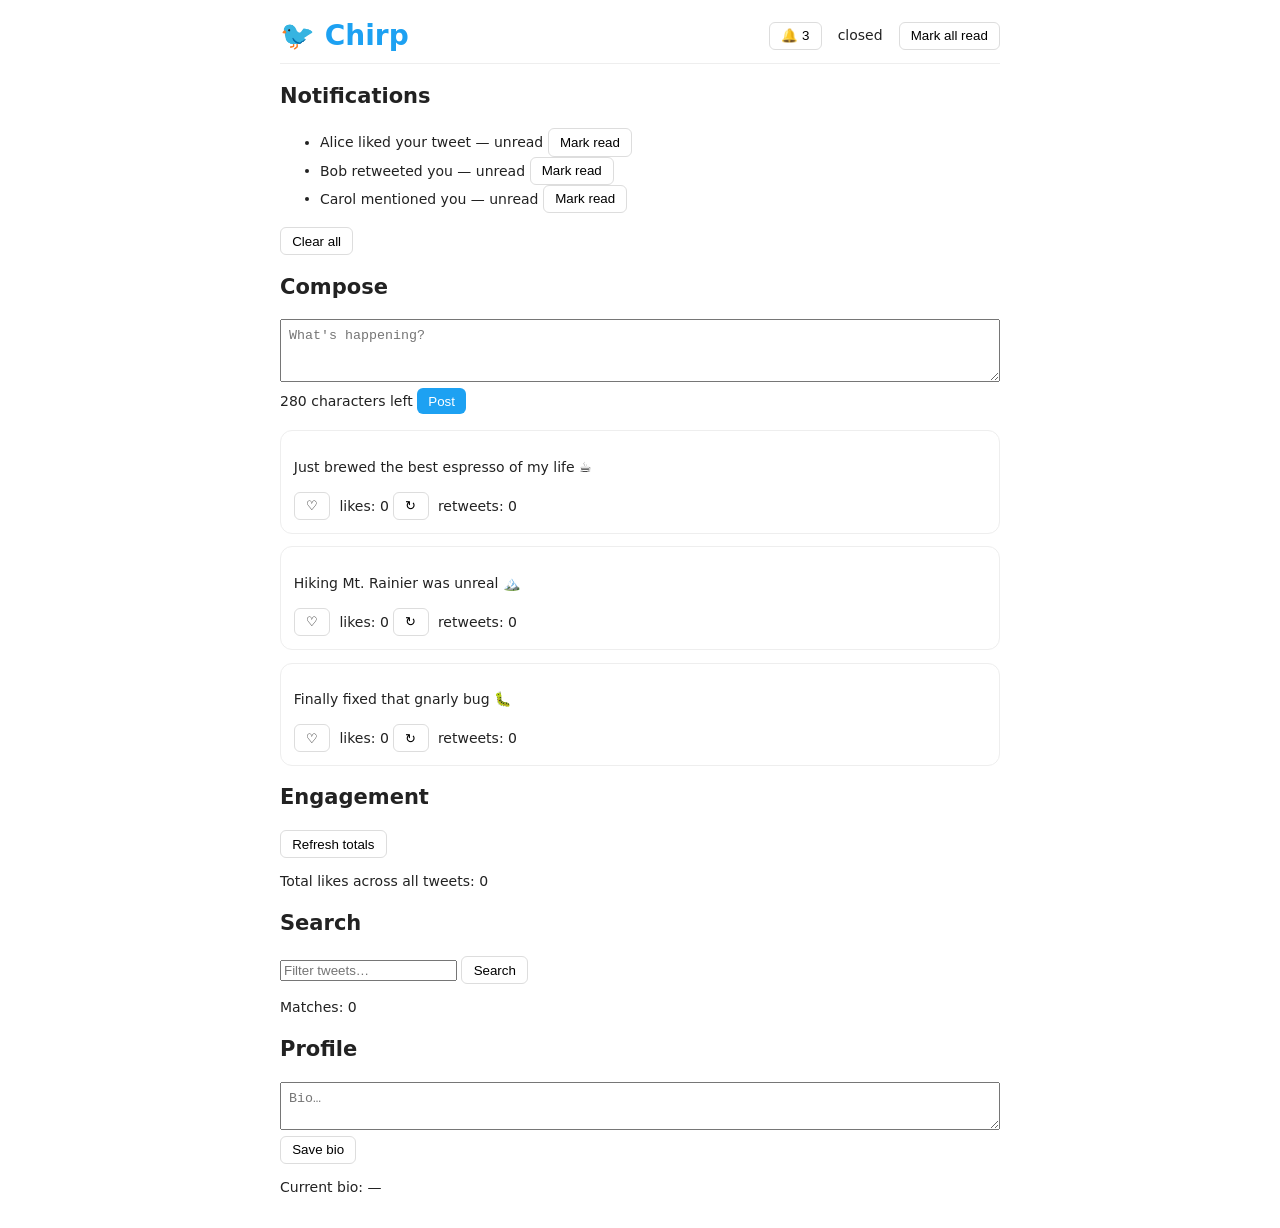
<file: test-app-twitter-modified/index.html>
<!DOCTYPE html>
<html lang="en">
<head>
<meta charset="utf-8"/>
<title>Chirp — micro-feed</title>
<style>
body { font: 14px/1.4 system-ui, sans-serif; max-width: 720px; margin: 0 auto; padding: 1rem; color: #222; }
header { display: flex; align-items: center; gap: 1rem; border-bottom: 1px solid #eee; padding-bottom: .5rem; }
header h1 { margin: 0; color: #1da1f2; }
.notif { margin-left: auto; }
.compose textarea, .profile textarea { width: 100%; box-sizing: border-box; padding: .5rem; }
.tweet { border: 1px solid #eee; border-radius: 12px; padding: .8rem; margin: .8rem 0; }
.tweet .actions { margin-top: .5rem; }
.tweet button { margin-right: .3rem; }
button { padding: .35rem .7rem; border-radius: 6px; border: 1px solid #ddd; background: white; cursor: pointer; }
.primary { background: #1da1f2; color: white; border: none; }
.posted { color: #0c8a3e; margin-left: .5rem; }
section { margin-top: 1rem; }
</style>
</head>
<body>

<header>
  <h1 id="logo">🐦 Chirp</h1>
  <button id="bell-btn" class="notif">🔔 <span id="notification-count">3</span></button>
  <span id="notification-panel-status">closed</span>
  <button id="mark-all-read-btn">Mark all read</button>
</header>

<!-- Notifications panel (Row A / Row 3 fixture for the bell) -->
<section class="notifications-panel">
  <h2>Notifications</h2>
  <ul id="notification-list">
    <li>
      Alice liked your tweet —
      <span id="notification-1-status">unread</span>
      <button id="mark-notification-1-read-btn">Mark read</button>
    </li>
    <li>
      Bob retweeted you —
      <span id="notification-2-status">unread</span>
      <button id="mark-notification-2-read-btn">Mark read</button>
    </li>
    <li>
      Carol mentioned you —
      <span id="notification-3-status">unread</span>
      <button id="mark-notification-3-read-btn">Mark read</button>
    </li>
  </ul>
  <button id="clear-all-notifications-btn">Clear all</button>
</section>

<!-- Compose -->
<section class="compose">
  <h2>Compose</h2>
  <textarea id="tweet-input" maxlength="280" rows="3" placeholder="What's happening?"></textarea>
  <div>
    <span><span id="char-count">280</span> characters left</span>
    <button id="post-tweet-btn" class="primary">Post</button>
    <span id="posted-banner" class="posted"></span>
  </div>
</section>

<!-- Three fixed tweets, each with its own static ids -->
<section class="feed">
  <article class="tweet" id="tweet-1">
    <p id="tweet-1-text">Just brewed the best espresso of my life ☕</p>
    <div class="actions">
      <button id="like-1-btn">♡</button>
      <span>likes: <span id="like-1-count">0</span></span>
      <button id="retweet-1-btn">↻</button>
      <span>retweets: <span id="retweet-1-count">0</span></span>
    </div>
  </article>

  <article class="tweet" id="tweet-2">
    <p id="tweet-2-text">Hiking Mt. Rainier was unreal 🏔️</p>
    <div class="actions">
      <button id="like-2-btn">♡</button>
      <span>likes: <span id="like-2-count">0</span></span>
      <button id="retweet-2-btn">↻</button>
      <span>retweets: <span id="retweet-2-count">0</span></span>
    </div>
  </article>

  <article class="tweet" id="tweet-3">
    <p id="tweet-3-text">Finally fixed that gnarly bug 🐛</p>
    <div class="actions">
      <button id="like-3-btn">♡</button>
      <span>likes: <span id="like-3-count">0</span></span>
      <button id="retweet-3-btn">↻</button>
      <span>retweets: <span id="retweet-3-count">0</span></span>
    </div>
  </article>
</section>

<!-- Engagement totals (Row D — multi-source sum) -->
<section class="engagement">
  <h2>Engagement</h2>
  <button id="refresh-engagement-btn">Refresh totals</button>
  <p>Total likes across all tweets: <span id="total-engagement">0</span></p>
</section>

<!-- Search -->
<section class="search">
  <h2>Search</h2>
  <input id="search-input" type="text" placeholder="Filter tweets…"/>
  <button id="search-btn">Search</button>
  <p>Matches: <span id="search-result-count">0</span></p>
</section>

<!-- Profile -->
<section class="profile">
  <h2>Profile</h2>
  <textarea id="bio-input" rows="2" placeholder="Bio…"></textarea>
  <button id="save-bio-btn">Save bio</button>
  <p>Current bio: <span id="bio-display">—</span></p>
</section>

<script src="app.js"></script>
</body>
</html>
</file>
<file: test-app-2/style.css>
@import url("https://fonts.googleapis.com/css2?family=DM+Sans:ital,opsz,wght@0,9..40,400;0,9..40,500;0,9..40,600;0,9..40,700;1,9..40,400&display=swap");

:root {
  --bg: #0f1419;
  --surface: #1a222c;
  --surface-2: #232d3a;
  --text: #e8eef4;
  --muted: #8b9aab;
  --accent: #3dcc9c;
  --accent-dim: #2a9f78;
  --warning: #e8b84a;
  --danger: #e07a7a;
  --border: rgba(255, 255, 255, 0.08);
  --radius: 10px;
  --font: "DM Sans", system-ui, sans-serif;
}

*,
*::before,
*::after {
  box-sizing: border-box;
}

body {
  margin: 0;
  min-height: 100vh;
  font-family: var(--font);
  background: var(--bg);
  color: var(--text);
  line-height: 1.5;
}

.page-header {
  padding: 2rem 1.5rem 1rem;
  border-bottom: 1px solid var(--border);
  background: linear-gradient(180deg, var(--surface) 0%, var(--bg) 100%);
}

.page-header h1 {
  margin: 0;
  font-size: 1.75rem;
  font-weight: 700;
  letter-spacing: -0.02em;
}

.tagline {
  margin: 0.35rem 0 0;
  color: var(--muted);
  font-size: 0.95rem;
}

main {
  max-width: 1100px;
  margin: 0 auto;
  padding: 1.5rem;
}

.stats {
  display: grid;
  grid-template-columns: repeat(3, 1fr);
  gap: 1rem;
  margin-bottom: 1.75rem;
}

@media (max-width: 720px) {
  .stats {
    grid-template-columns: 1fr;
  }
}

.stat-card {
  background: var(--surface);
  border: 1px solid var(--border);
  border-radius: var(--radius);
  padding: 1.15rem 1.25rem;
}

.stat-card h2 {
  margin: 0;
  font-size: 0.72rem;
  font-weight: 600;
  text-transform: uppercase;
  letter-spacing: 0.08em;
  color: var(--muted);
}

.stat-value {
  margin: 0.4rem 0 0;
  font-size: 1.65rem;
  font-weight: 700;
  font-variant-numeric: tabular-nums;
  letter-spacing: -0.02em;
  color: var(--accent);
}

.filters {
  display: flex;
  flex-wrap: wrap;
  gap: 1rem 1.25rem;
  align-items: flex-end;
  padding: 1.25rem;
  background: var(--surface);
  border: 1px solid var(--border);
  border-radius: var(--radius);
  margin-bottom: 1.75rem;
}

.filter-row {
  display: flex;
  flex-direction: column;
  gap: 0.35rem;
  min-width: 160px;
}

.filter-row-dates {
  flex-direction: row;
  gap: 1rem;
}

.filter-row-dates > div {
  display: flex;
  flex-direction: column;
  gap: 0.35rem;
}

.filters label {
  font-size: 0.75rem;
  font-weight: 600;
  text-transform: uppercase;
  letter-spacing: 0.06em;
  color: var(--muted);
}

.filters input[type="search"],
.filters input[type="date"],
.filters select {
  font: inherit;
  color: var(--text);
  background: var(--surface-2);
  border: 1px solid var(--border);
  border-radius: 8px;
  padding: 0.5rem 0.65rem;
  min-height: 2.5rem;
}

.filters input[type="search"] {
  min-width: 220px;
}

.filters input:focus,
.filters select:focus {
  outline: 2px solid var(--accent-dim);
  outline-offset: 1px;
}

.btn-reset {
  font: inherit;
  font-weight: 600;
  cursor: pointer;
  margin-left: auto;
  padding: 0.55rem 1rem;
  border-radius: 8px;
  border: 1px solid var(--border);
  background: transparent;
  color: var(--muted);
}

.btn-reset:hover {
  color: var(--text);
  border-color: var(--muted);
}

.section-heading {
  margin: 0 0 0.75rem;
  font-size: 1.1rem;
  font-weight: 600;
}

.table-wrap {
  background: var(--surface);
  border: 1px solid var(--border);
  border-radius: var(--radius);
  padding: 1rem 1rem 0.25rem;
}

.table-scroll {
  overflow-x: auto;
  margin: 0 -0.25rem;
}

table {
  width: 100%;
  border-collapse: collapse;
  font-size: 0.9rem;
}

th {
  text-align: left;
  padding: 0.65rem 0.75rem;
  font-size: 0.7rem;
  font-weight: 600;
  text-transform: uppercase;
  letter-spacing: 0.06em;
  color: var(--muted);
  border-bottom: 1px solid var(--border);
}

td {
  padding: 0.75rem;
  border-bottom: 1px solid var(--border);
  vertical-align: top;
}

tbody tr:last-child td {
  border-bottom: none;
}

td.amount {
  font-variant-numeric: tabular-nums;
  font-weight: 600;
  white-space: nowrap;
}

.status {
  display: inline-block;
  font-size: 0.72rem;
  font-weight: 700;
  text-transform: uppercase;
  letter-spacing: 0.05em;
  padding: 0.25rem 0.55rem;
  border-radius: 999px;
}

.status-pending {
  background: rgba(232, 184, 74, 0.2);
  color: var(--warning);
}

.status-completed {
  background: rgba(61, 204, 156, 0.18);
  color: var(--accent);
}

.status-cancelled {
  background: rgba(224, 122, 122, 0.2);
  color: var(--danger);
}

.empty-hint {
  margin: 0 0 1rem;
  padding: 1rem;
  text-align: center;
  color: var(--muted);
  font-size: 0.9rem;
}
</file>
<file: test-app-airbnb-modified/style.css>
body { font: 14px/1.4 system-ui, sans-serif; margin: 0; color: #222; }

.topbar {
  display: flex; align-items: center; gap: 1rem;
  padding: .75rem 1.25rem; border-bottom: 1px solid #eee;
}
.logo { font-size: 1.1rem; font-weight: 600; color: #ff385c; }
.search-row { display: flex; gap: .5rem; flex: 1; max-width: 540px; }
.search-row input, .search-row button {
  padding: .4rem .6rem; border: 1px solid #ddd; border-radius: 6px;
}
.search-row button { background: #ff385c; color: white; border: none; cursor: pointer; }
.fav-badge { margin-left: auto; color: #c00; font-weight: 600; }

main { padding: 1.5rem; max-width: 980px; margin: 0 auto; }

.filters { display: flex; gap: .5rem; align-items: center; margin-bottom: 1rem; }
.filter-label { font-weight: 600; }
.filter-btn { padding: .35rem .7rem; border: 1px solid #ddd; background: white; border-radius: 999px; cursor: pointer; }
.filter-btn.active { background: #f4f4f4; }
.filter-count { margin-left: auto; color: #666; font-size: .9rem; }

.listings { display: grid; grid-template-columns: repeat(3, 1fr); gap: 1rem; margin-bottom: 2rem; }
.listing-card { border: 1px solid #eee; border-radius: 12px; overflow: hidden; }
.listing-hero { font-size: 3rem; text-align: center; padding: 2rem; background: #fafafa; }
.listing-body { padding: .8rem; }
.listing-body h3 { margin: 0 0 .25rem; }
.listing-body p { margin: .15rem 0; color: #666; }
.fav-btn, .book-btn { margin-top: .5rem; margin-right: .3rem; padding: .35rem .6rem;
  border: 1px solid #ddd; background: white; border-radius: 6px; cursor: pointer; }
.book-btn { background: #ff385c; color: white; border: none; }

.last-booking { border-top: 1px solid #eee; padding-top: 1rem; }
.last-booking h2 { margin: 0 0 .5rem; }
</file>
